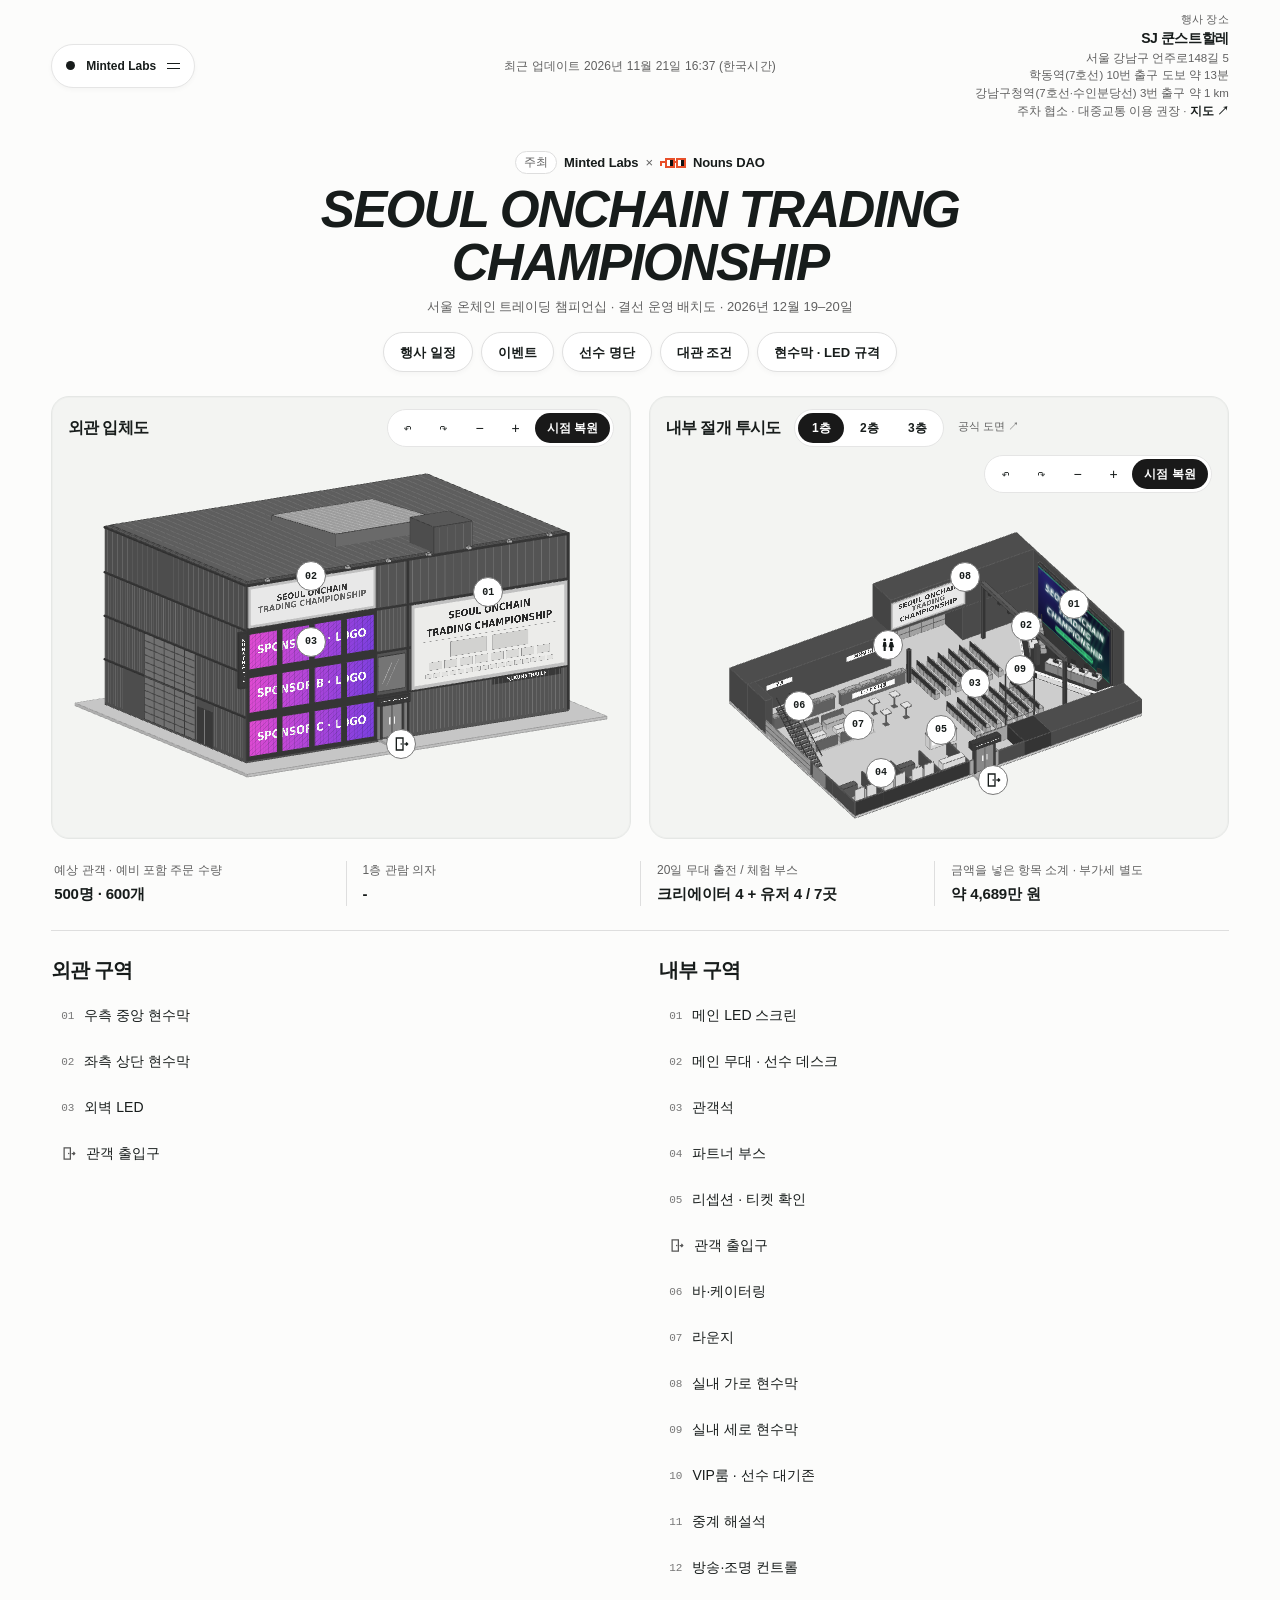
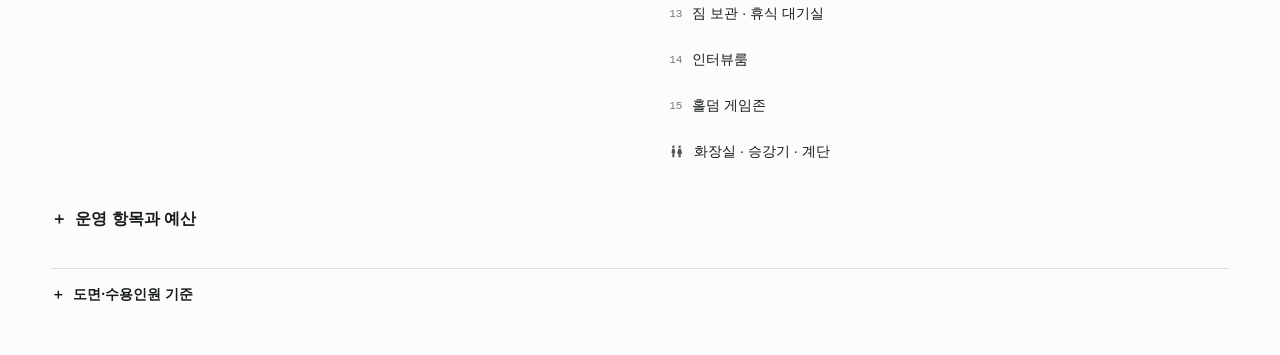
<file: index.html>
<!doctype html>
<html lang="ko">
<head>
<meta charset="utf-8"><meta name="viewport" content="width=device-width, initial-scale=1">
<title>Seoul Onchain Trading Championship · 결선 운영 배치도</title><meta name="description" content="서울 온체인 트레이딩 챔피언십 · 결선 운영 배치도">
<link rel="stylesheet" href="style.css">
<script src="model.js" defer></script><script src="plan.js" defer></script>
</head><body>
<header><details id="menu"><summary class="menupill" aria-label="Minted Labs · 목차">Minted Labs<span class="hamb" aria-hidden="true"></span></summary>
<nav aria-label="목차"><a href="#plans">입체 도면</a><a href="#budget">운영 항목</a><a href="#areas">구역별 정보</a><a href="#basis">도면 기준</a><a href="#schedule" data-open="schedule">행사 일정</a><a href="#events" data-open="events">이벤트</a><a href="#players" data-open="players">선수 명단</a><a href="#terms" data-open="terms">대관 조건</a><a href="#signs" data-open="signs">현수막 · LED 규격</a></nav></details><p class="updated">최근 업데이트 2026년 11월 21일 16:37 (한국시간)</p><address class="venue" aria-label="행사 장소"><small>행사 장소</small><strong>SJ 쿤스트할레</strong><span>서울 강남구 언주로148길 5</span><span>학동역(7호선) 10번 출구 도보 약 13분</span><span>강남구청역(7호선·수인분당선) 3번 출구 약 1 km</span><span>주차 협소 · 대중교통 이용 권장 · <a href="https://map.naver.com/p/search/SJ%EC%BF%A4%EC%8A%A4%ED%8A%B8%ED%95%A0%EB%A0%88" target="_blank" rel="noopener">지도 ↗</a></span></address></header>
<main><div class="heading"><p class="hosts"><span>주최</span>Minted Labs <i aria-hidden="true">×</i> <svg class="noggles" viewBox="0 0 16 6" aria-hidden="true"><path fill="#e8502a" d="M3 0h6v6H3zM10 0h6v6h-6zM9 2h1v1H9zM0 2h3v1H1v2H0z"/><path fill="#fff" d="M4 1h2v4H4zM11 1h2v4h-2z"/><path fill="#111" d="M6 1h2v4H6zM13 1h2v4h-2z"/></svg>Nouns DAO</p><h1>Seoul Onchain Trading <span>Championship</span></h1><p>서울 온체인 트레이딩 챔피언십 · 결선 운영 배치도 · 2026년 12월 19–20일</p><div class="tabs"><button type="button" class="tabpill" data-open="schedule">행사 일정</button><button type="button" class="tabpill" data-open="events">이벤트</button><button type="button" class="tabpill" data-open="players">선수 명단</button><button type="button" class="tabpill" data-open="terms">대관 조건</button><button type="button" class="tabpill" data-open="signs">현수막 · LED 규격</button></div></div>
<section id="plans" class="paired" aria-label="외관과 내부 입체도"></section>
<div class="metrics"><div class="metric"><small>예상 관객 · 예비 포함 주문 수량</small><span>500명 · 600개</span></div><div class="metric"><small>1층 관람 의자</small><span>-</span></div><div class="metric"><small>20일 무대 출전 / 체험 부스</small><span>크리에이터 4 + 유저 4 / 7곳</span></div><div class="metric"><small>금액을 넣은 항목 소계 · 부가세 별도</small><span>약 4,689만 원</span></div></div>
<section id="areas" class="indexes" aria-label="구역별 정보"></section>
<section class="ledger"><details id="budget"><summary>운영 항목과 예산</summary>
<p>12월 19–20일 48시간 대관 안에서 설치, 19일 현장 모의 매매 4회와 무대 결선, 20일 크리에이터전과 팀전, 철거를 진행하는 안입니다. 관객 500명, 예비 포함 600명을 기준으로 수량을 잡았습니다. 금액은 모두 부가세 별도입니다. 대관·LED는 받은 금액이고 케이터링은 확정 전 단가입니다. ‘약’으로 표시한 금액은 일반적인 단가로 잡은 추정치이며, 견적이 필요한 항목은 -로 두었습니다. 주최팀이 참가자 모집과 현장 운영을 총괄하고, 플랫폼은 모의 거래 계정과 실시간 순위 화면을 제공합니다.</p>
<table><thead><tr><th scope="col">항목</th><th scope="col">수량</th><th scope="col">단가</th><th scope="col">금액 (부가세 별도)</th></tr></thead><tbody><tr><th scope="row">MC</th><td>1명 × 2일</td><td>-</td><td>-</td></tr><tr><th scope="row">안내 스태프</th><td>3명 × 2일</td><td>130,000원</td><td>약 780,000원</td></tr><tr><th scope="row">전광판·중계 담당</th><td>1명 × 2일</td><td>-</td><td>-</td></tr><tr><th scope="row">부스 배너</th><td>14개</td><td>40,000원</td><td>약 560,000원</td></tr><tr><th scope="row">우측 중앙 현수막<small>11,820 × 5,680 mm · 출력과 고소 설치</small></th><td>1개</td><td>-</td><td>약 1,500,000원</td></tr><tr><th scope="row">좌측 상단 현수막<small>선택 · 9,700 × 2,800 mm · 출력과 고소 설치</small></th><td>1개</td><td>-</td><td>약 600,000원</td></tr><tr><th scope="row">실내 현수막<small>선택 · 가로형 6,300 × 2,380 mm, 세로형 2,430 × 5,540 mm</small></th><td>2개</td><td>250,000원</td><td>약 500,000원</td></tr><tr><th scope="row">대관 · 실내 메인 LED<small>12월 19–20일 · 설치와 철수 시간 포함</small></th><td>48시간</td><td>-</td><td>30,000,000원</td></tr><tr><th scope="row">케이터링<small>드호 케이터링 · 확정 아님 · <a href="catering-menu.pdf" target="_blank" rel="noopener">메뉴 PDF ↗</a></small></th><td>19일 150인분 + 20일 200인분</td><td>25,000원</td><td>8,750,000원</td></tr><tr><th scope="row">추가 음식 · 피자·치킨 배달<small>케이터링이 모자랄 때만 현장 주문</small></th><td>필요 시</td><td>-</td><td>-</td></tr><tr><th scope="row">케이터링 출장 · 세팅</th><td>2회</td><td>-</td><td>-</td></tr><tr><th scope="row">선수 PC·모니터·주변기기<small>웹캠 포함 · 19일 무대 결선과 20일 팀전은 8석, 크리에이터전은 4석 사용 · 20일 밤 철수</small></th><td>선수 8세트 + 예비 2세트 × 2일</td><td>100,000원</td><td>약 2,000,000원</td></tr><tr><th scope="row">유선망·백업 회선·전력</th><td>1식 × 2일</td><td>-</td><td>-</td></tr><tr><th scope="row">중계 장비·기술 보조</th><td>단일 채널 · 19–20일</td><td>-</td><td>-</td></tr><tr><th scope="row">무대·음향·조명<small>기본 음향 · 무선 마이크 4대 · 기본 무대 6,000 × 2,000 × 500 mm 무료 · LED 조명은 별도 옵션</small></th><td>1식 × 2일</td><td>-</td><td>-</td></tr><tr><th scope="row">의자 추가 임대<small>대관처 보유 의자 114개 무료 · 관람 112석과 선수·운영석 13석 기준</small></th><td>11석 × 2일</td><td>4,000원</td><td>약 88,000원</td></tr><tr><th scope="row">부스 집기·공용 전기<small>테이블은 대관처 행사 테이블 사용 · 전기와 추가 집기만 견적</small></th><td>7개 부스 × 2일</td><td>-</td><td>-</td></tr><tr><th scope="row">행사 안전 요원</th><td>3명 × 2일</td><td>180,000원</td><td>약 1,080,000원</td></tr><tr><th scope="row">반입·철거·운송·청소<small>원상 복구 포함 · 종량제·분리수거 봉투 별도 구매</small></th><td>1회</td><td>-</td><td>-</td></tr><tr><th scope="row">입장 팔찌<small>500명 + 예비 100명 · 날짜별 색상 구분</small></th><td>600개 × 2일</td><td>150원</td><td>약 180,000원</td></tr><tr><th scope="row">이벤트 추첨권 · 추첨함<small>500명 + 예비 100명</small></th><td>600매 × 2일</td><td>-</td><td>약 100,000원</td></tr><tr><th scope="row">명찰 · 랜야드<small>스태프 · 선수 · VIP</small></th><td>100개</td><td>1,500원</td><td>약 150,000원</td></tr><tr><th scope="row">생수</th><td>600병 × 2일</td><td>500원</td><td>약 600,000원</td></tr><tr><th scope="row">안내물·소모품</th><td>1식</td><td>-</td><td>-</td></tr><tr><th scope="row">홀덤 게임존<small>3층 갤러리 추가 대관 · 카지노형 테이블 2대 · 칩 · 딜러 2명 · 무료 칩으로만 진행</small></th><td>1식 × 2일</td><td>-</td><td>-</td></tr><tr><th scope="row">현장 모의 매매 운영<small>휴대폰용 모의 거래 화면 · 500명 동시 접속 · 회차별 모의 토큰 지급 · 플랫폼 제공 범위 확인 필요</small></th><td>4회 + 20일 2경기</td><td>-</td><td>-</td></tr><tr><th scope="row">상품 · 경품<small>팀전 유저 상품 · 예측 이벤트 당첨 경품 · 크리에이터 상금은 미정</small></th><td>1식</td><td>-</td><td>-</td></tr><tr><th scope="row">심판·경기 진행 지원<small>19일 무대 결선 4회 · 20일 크리에이터전·팀전</small></th><td>1팀 × 2일</td><td>-</td><td>-</td></tr></tbody><tfoot><tr><th scope="row" colspan="3">금액을 넣은 항목 소계<small>견적이 필요한 항목은 빠져 있습니다</small></th><td>약 46,888,000원</td></tr><tr><th scope="row" colspan="3">예비비</th><td>-</td></tr><tr><th scope="row" colspan="3">행사 총예산</th><td>-</td></tr></tfoot></table></details></section>
<details id="basis" class="notes"><summary>도면·수용인원 기준</summary><p>건물 크기와 층별 구성은 행사장의 공식 도면을 따랐습니다. 정면 24.38 m, 깊이 17.07 m이고 층고는 1–3층 각 2.89 m, 4층 3.04 m입니다. 동쪽 벽의 10 × 5 m LED 스크린과 바 카운터는 기존 시설입니다. 내부 입체도는 1·2·3층을 각각 바닥에서 1.2 m 높이로 잘라 그렸습니다.</p><p>대관 안내서는 1층을 약 500명 규모로 안내하고, 서울컨벤션뷰로의 1층 기준은 극장식 400명, 세미나식 300명, 연회식 200명입니다. 관객 500명(예비 포함 600명)은 의자 112석과 스탠딩, 2층 관람을 합친 계획 인원이며, 동시에 받을 수 있는 인원은 대관처 승인이 필요합니다. 관람 의자 112석·선수석 8개·무대·조명 트러스·부스 7곳·VIP룸·선수 대기존·방송·조명 컨트롤·해설석은 제안 배치이며, 통로와 음식 반입을 포함한 최종안은 대관처와 확인해야 합니다.</p>
<p><a href="https://www.sjkunsthalle.com/_files/ugd/f9390f_e8d3d3e585f7497288ba45912c586fef.pdf#page=3" target="_blank" rel="noopener">공식 층별 도면 ↗</a> · <a href="https://kr.miceseoul.com/kor/pgm/smaMng/miceVenueView.do?menuNo=800010&amp;smaSn=335&amp;fcltySn=314&amp;langCodeId=ko" target="_blank" rel="noopener">시설별 수용인원 ↗</a></p></details>
<dialog id="schedule" class="layer" aria-labelledby="schedule-title"><div class="layerhead"><div><h2 id="schedule-title">행사 일정</h2><p>2026년 12월 19일 12:00–22:00 · 20일 12:00–20:00 · 한국시간</p></div><button type="button" class="layerclose" data-close aria-label="닫기">×</button></div><div class="layerbody"><div class="days"><section><h3>12월 19일 (토)<span>현장 모의 매매 4회 · 회차마다 상위 8명 무대 결선 · 행사 12:00–22:00 (무대 20:00까지)</span></h3><table class="timeline"><tbody><tr class="prep"><th scope="row">05:00–10:00</th><td>장비 반입 · 설치 (무대, 선수석, 조명, 중계, 부스)</td></tr><tr class="prep"><th scope="row">10:00–11:30</th><td>기술 점검 · 리허설 (선수 PC, 회선, 중계 화면, 투표·모바일 화면)</td></tr><tr class="prep"><th scope="row">11:30–12:00</th><td>케이터링 · 부스 · 리셉션 준비</td></tr><tr><th scope="row">12:00–13:00</th><td>입장 · 체크인 · 1회차 모의 토큰 지급 · 1회차 매매 60분 (현장 참석자만, 휴대폰) · 스크린에 실시간 순위 · 부스와 라운지 운영</td></tr><tr><th scope="row">13:00–13:30</th><td>오프닝 · 프로젝트 소개 · 패널 토크 · 1회차 상위 8명 호명과 현장 확인 · 예측 투표 ①</td></tr><tr><th scope="row">13:30–14:00</th><td>1회차 무대 결선 · 상위 8명, 무대 8석, 15분 · 1위는 20일 팀전 진출</td></tr><tr><th scope="row">14:00–15:00</th><td>2회차 모의 토큰 지급 · 2회차 매매 60분 (현장 참석자만, 휴대폰) · 스크린에 실시간 순위 · 부스와 라운지 운영</td></tr><tr><th scope="row">15:00–15:30</th><td>프로젝트 소개 · 패널 토크 · 2회차 상위 8명 호명과 현장 확인 · 예측 투표 ②</td></tr><tr><th scope="row">15:30–16:00</th><td>2회차 무대 결선 · 상위 8명, 무대 8석, 15분 · 1위는 20일 팀전 진출</td></tr><tr><th scope="row">16:00–17:00</th><td>3회차 모의 토큰 지급 · 3회차 매매 60분 (현장 참석자만, 휴대폰) · 스크린에 실시간 순위 · 부스와 라운지 운영</td></tr><tr><th scope="row">17:00–17:30</th><td>프로젝트 소개 · 패널 토크 · 3회차 상위 8명 호명과 현장 확인 · 예측 투표 ③</td></tr><tr><th scope="row">17:30–18:00</th><td>3회차 무대 결선 · 상위 8명, 무대 8석, 15분 · 1위는 20일 팀전 진출</td></tr><tr><th scope="row">18:00–19:00</th><td>4회차 모의 토큰 지급 · 4회차 매매 60분 (현장 참석자만, 휴대폰) · 스크린에 실시간 순위 · 부스와 라운지 운영</td></tr><tr><th scope="row">19:00–19:30</th><td>프로젝트 소개 · 패널 토크 · 4회차 상위 8명 호명과 현장 확인 · 예측 투표 ④</td></tr><tr><th scope="row">19:30–20:00</th><td>4회차 무대 결선 · 상위 8명, 무대 8석, 15분 · 1위는 20일 팀전 진출 · 1위 4명 확정 · 무대 프로그램 종료</td></tr><tr><th scope="row">20:00–22:00</th><td>네트워킹 · 자유 시간 · 라운지와 바 운영 · 22:00 폐장</td></tr><tr class="prep"><th scope="row">22:00–23:00</th><td>관객 퇴장 · 20일 경기 점검 (선수석·중계 장비는 그대로 둠)</td></tr></tbody></table></section><section><h3>12월 20일 (일)<span>1부 크리에이터전 · 2부 크리에이터 + 유저 팀전 · 행사 12:00–20:00</span></h3><table class="timeline"><tbody><tr class="prep"><th scope="row">09:30–11:00</th><td>공간 점검 · 선수 PC·회선 재점검</td></tr><tr class="prep"><th scope="row">11:00–12:00</th><td>리허설 · 케이터링 · 리셉션 준비</td></tr><tr><th scope="row">12:00–13:00</th><td>입장 · 부스와 라운지 운영 · 케이터링 시작 · 19일 하이라이트 상영</td></tr><tr><th scope="row">13:00–13:30</th><td>오프닝 · 크리에이터 4명과 19일 1위 4명 소개 · 예측 투표 ⑤ (크리에이터전 1위)</td></tr><tr><th scope="row">13:30–14:00</th><td>프로젝트 소개 · 패널 토크</td></tr><tr><th scope="row">14:00–15:00</th><td>1부 크리에이터전 · 크리에이터 4명끼리, 무대 4석, 경기 30분 · 결과와 인터뷰 · 상금 미정</td></tr><tr><th scope="row">15:00–15:30</th><td>프로젝트 소개 · 패널 토크</td></tr><tr><th scope="row">15:30–16:00</th><td>팀 구성 · 19일 1위 4명이 크리에이터와 한 팀씩 · 팀 소개 · 예측 투표 ⑥ (팀전 1위 팀)</td></tr><tr><th scope="row">16:00–17:00</th><td>2부 팀전 · 크리에이터 + 유저 4팀, 무대 8석, 경기 30분 · 상품은 유저에게만</td></tr><tr><th scope="row">17:00–17:30</th><td>결과 검증 · 팀 인터뷰 (3층 인터뷰룸) · 예측 점수 집계</td></tr><tr><th scope="row">17:30–18:00</th><td>예측 이벤트 당첨자 발표 · 현장에 있어야 당첨 확정</td></tr><tr><th scope="row">18:00–18:30</th><td>시상 · 팀전 우승 유저, 예측 이벤트 당첨자 · 폐회</td></tr><tr><th scope="row">18:30–20:00</th><td>네트워킹 · 자유 시간 · 20:00 폐장</td></tr><tr class="prep"><th scope="row">20:00–24:00</th><td>관객 퇴장 · 철거 · 장비 반출 · 청소</td></tr><tr class="prep"><th scope="row">24:00</th><td>대관 종료</td></tr></tbody></table><p class="legend"><i></i>설치 · 점검 · 철거 시간</p></section></div><p class="layernote">행사 시간은 19일 12:00–22:00, 20일 12:00–20:00입니다. 19일은 2시간을 한 회차로 네 번 돌립니다. 회차마다 현장 참석자에게 같은 모의 토큰을 지급하고 휴대폰으로 60분 동안 매매한 뒤, 30분 동안 프로젝트 소개와 패널 토크를 하고, 상위 8명이 무대 8석에서 결선을 치릅니다. 상위 8명은 호명할 때 현장에 있어야 하며, 자리에 없으면 다음 순위가 올라갑니다. 회차 결선 1위 4명은 20일 팀전에 나갑니다. 20일은 두 부분입니다. 1부는 크리에이터끼리 겨루고(상금 미정), 2부는 크리에이터와 19일 1위 유저가 한 팀이 되어 4팀이 겨룹니다. 2부 상품은 유저에게만 줍니다. 예측 투표는 19일 네 번, 20일 두 번으로 모두 여섯 번이며, 합산 점수로 이벤트 당첨자를 뽑습니다. 당첨은 발표 때 현장에 있어야 확정됩니다. 무대 결선 15분, 20일 경기 30분, 팀 구성 방식은 제안값입니다. 자세한 규칙은 이벤트 팝업에 있습니다. 모든 거래는 실제 가치가 없는 모의 토큰으로 합니다. 대관은 48시간이며 12월 19일 00:00부터 21일 00:00까지로 가정했습니다. 철거는 20일 20:00 이후 4시간이라 빠듯하므로 철거 인원을 넉넉히 잡습니다. 회색으로 표시한 설치·점검·철거 시간은 제안입니다.</p></div></dialog>
<dialog id="events" class="layer" aria-labelledby="events-title"><div class="layerhead"><div><h2 id="events-title">이벤트</h2><p>현장 모의 매매, 무대 결선, 승부 예측 6회 · 나머지는 미정, 정해지면 채웁니다</p></div><button type="button" class="layerclose" data-close aria-label="닫기">×</button></div><div class="layerbody"><div class="terms"><section class="tbd-sec"><h3>부스 체험 · 7곳<em>미정 · 내용 추가 필요</em></h3><div class="tbd-blank" aria-label="내용 입력 예정"></div><p class="tbd-need">준비할 것 (예상)</p><ul><li>참여 파트너와 부스별 체험 내용</li><li>부스 집기(테이블·배너)·전기·인터넷</li><li>체험용 기기와 계정</li><li>참여 인증 방식(스탬프·QR 등)</li></ul></section><section class="tbd-sec"><h3>무대 프로그램<em>미정 · 내용 추가 필요</em></h3><div class="tbd-blank" aria-label="내용 입력 예정"></div><p class="tbd-need">준비할 것 (예상)</p><ul><li>19일·20일 무대 순서와 시간</li><li>파트너 세션·발표자</li><li>MC 대본과 송출 화면</li><li>마이크·음향·조명 큐</li></ul></section><section class="tbd-sec"><h3>관객 참가 · 현장 모의 매매와 무대 결선<em>진행 안 · 세부 조정 중</em></h3><ul><li><b>참가 자격</b>: 현장 참석자만 참가합니다. 체크인한 팔찌 QR 한 개에 한 계정입니다.</li><li><b>회차</b>: 19일 12:00, 14:00, 16:00, 18:00에 네 번 엽니다. 회차마다 모두에게 같은 모의 토큰을 지급하고 휴대폰으로 60분 동안 매매해 수익률로 순위를 매깁니다. 잔고는 회차마다 새로 시작합니다.</li><li><b>중간 30분</b>: 매매가 끝나고 무대에 오르기 전 30분 동안 프로젝트 소개와 패널 토크를 합니다. 이때 상위 8명을 부르고 예측 투표를 받습니다.</li><li><b>무대 결선</b>: 회차 상위 8명이 무대 8석에서 15분 동안 겨룹니다. 호명할 때 현장에 있어야 하며, 호명 뒤 5분 안에 무대 옆 대기석에 오지 않으면 다음 순위가 올라갑니다(5분은 제안).</li><li><b>1위 4명</b>: 회차 결선 1위는 20일 팀전에 나갑니다. 이미 1위를 한 사람은 다음 회차 결선에서 빠져, 네 회차에서 서로 다른 4명이 나옵니다(제안). 20일에 불참하면 그 회차 2위가 대신합니다(제안).</li><li><b>20일 1부 · 크리에이터전</b>: 크리에이터 4명끼리 먼저 겨룹니다. 크리에이터 상금은 미정입니다.</li><li><b>20일 2부 · 팀전</b>: 크리에이터 1명과 19일 1위 유저 1명이 한 팀이 되어 4팀이 겨룹니다. 상품은 유저에게만 줍니다. 팀 순위는 두 사람 수익률의 평균으로 매기고, 팀은 19일 1위가 회차 순서대로 크리에이터를 지명해 짭니다(둘 다 제안).</li><li><b>규칙</b>: 모의 토큰은 실제 가치가 없고, 살 수 없으며 보내거나 뽑을 수 없습니다. 행사 뒤 사라집니다.</li><li><b>준비할 것</b>: 앱 설치 없이 열리는 휴대폰용 모의 거래 화면(500명 동시 접속), 회차별 토큰 지급과 초기화, 무대 PC의 QR 로그인, 호명과 대기석 운영 담당 2명, 유저 상품.</li></ul></section><section class="tbd-sec"><h3>관객 이벤트 · 승부 예측 6회<em>진행 안 · 점수는 조정 가능</em></h3><ul><li><b>예측 6회</b>: 19일 회차 결선의 1위를 네 번(상위 8명 중에서), 20일 크리에이터전 1위(4명 중에서)와 팀전 1위 팀(4팀 중에서)을 맞힙니다.</li><li><b>점수</b>: 19일은 한 번에 10점, 20일은 한 번에 20점으로 두어 만점은 80점입니다(제안).</li><li><b>투표 방법</b>: 체크인 때 열리는 플레이 카드에서 투표합니다. 팔찌 한 개에 한 표이고 경기 시작 전에 마감합니다. 득표율은 마감 뒤에 메인 스크린에 공개합니다.</li><li><b>당첨자</b>: 여섯 번의 점수를 더해 상위자를 당첨자로 뽑고, 동점이면 추첨합니다(제안). 20일 17:30에 발표합니다.</li><li><b>현장 확인</b>: 발표 때 현장에 있어야 당첨이 확정됩니다. 자리에 없으면 다음 순위로 넘어갑니다.</li><li><b>보상</b>: 참가비와 판돈이 없고, 점수는 살 수 없으며 돈으로 바뀌지 않습니다. 경품 종류와 지급 방식은 사전에 법률 검토를 받습니다.</li><li><b>준비할 것</b>: 플레이 카드 투표·점수 기능, 스크린용 득표율 화면, 운영 담당 1명, 당첨 경품.</li></ul></section><section class="tbd-sec"><h3>홀덤 게임존<em>미정 · 내용 추가 필요</em></h3><div class="tbd-blank" aria-label="내용 입력 예정"></div><p class="tbd-need">준비할 것 (예상)</p><ul><li>운영 방식(토너먼트·자유 게임)과 참가 방법</li><li>카지노형 테이블 2대·칩·카드·딜러 2명</li><li>순위 집계와 경품</li><li>무료 칩만 사용 · 경품 지급 법률 검토</li></ul></section><section class="tbd-sec"><h3>시상<em>미정 · 내용 추가 필요</em></h3><div class="tbd-blank" aria-label="내용 입력 예정"></div><p class="tbd-need">준비할 것 (예상)</p><ul><li>시상 부문과 순위</li><li>상금·트로피·인증서</li><li>시상자와 무대 동선</li><li>지급 조건과 일정</li></ul></section><section class="tbd-sec"><h3>기타<em>미정 · 내용 추가 필요</em></h3><div class="tbd-blank" aria-label="내용 입력 예정"></div><p class="tbd-need">준비할 것 (예상)</p><ul><li>포토존·굿즈</li><li>촬영·콘텐츠 제작</li><li>네트워킹 프로그램</li></ul></section></div><p class="layernote">승부 예측 투표와 관객 참가 프로그램은 진행 안이며 점수, 횟수, 시간은 조정할 수 있습니다. 나머지 이벤트는 아직 정해지지 않았습니다. 준비할 것을 미리 적어 둔 목록이며, 정해지는 대로 각 칸을 채웁니다.</p></div></dialog>
<dialog id="players" class="layer" aria-labelledby="players-title"><div class="layerhead"><div><h2 id="players-title">선수 명단</h2><p>19일 현장 선발 4명 · 초청 크리에이터 4명 · 패널</p></div><button type="button" class="layerclose" data-close aria-label="닫기">×</button></div><div class="layerbody"><table class="roster"><thead><tr><th scope="col">번호</th><th scope="col">이름</th><th scope="col">상태</th></tr></thead><tbody><tr class="grp"><th scope="rowgroup" colspan="3">19일 회차 1위 · 20일 팀전 진출<em>4명 · 19일 현장 선발</em></th></tr><tr><td class="seat">1회차</td><th scope="row"><span class="blank"></span></th><td class="tbd">19일 13:30 무대 결선 1위</td></tr><tr><td class="seat">2회차</td><th scope="row"><span class="blank"></span></th><td class="tbd">19일 15:30 무대 결선 1위</td></tr><tr><td class="seat">3회차</td><th scope="row"><span class="blank"></span></th><td class="tbd">19일 17:30 무대 결선 1위</td></tr><tr><td class="seat">4회차</td><th scope="row"><span class="blank"></span></th><td class="tbd">19일 19:30 무대 결선 1위</td></tr></tbody><tbody><tr class="grp"><th scope="rowgroup" colspan="3">초청 크리에이터 · 20일 크리에이터전과 팀전<em>20일만 참석 · 4명 예정 · 상금 미정</em></th></tr><tr><td class="seat">01</td><th scope="row">자두두</th><td class="tbd">명단 추가</td></tr><tr><td class="seat">02</td><th scope="row"><span class="blank"></span></th><td class="tbd">추가 예정</td></tr><tr><td class="seat">03</td><th scope="row"><span class="blank"></span></th><td class="tbd">추가 예정</td></tr><tr><td class="seat">04</td><th scope="row"><span class="blank"></span></th><td class="tbd">추가 예정</td></tr></tbody><tbody><tr class="grp"><th scope="rowgroup" colspan="3">패널 · 프로젝트 소개<em>섭외 중</em></th></tr><tr><td class="seat">–</td><th scope="row"><span class="blank"></span></th><td class="tbd">추가 예정</td></tr></tbody></table><p class="layernote">19일에는 현장 참석자 누구나 휴대폰으로 참가하고, 회차마다 상위 8명이 무대 결선에 오릅니다. 회차 결선 1위 4명이 20일에 크리에이터와 팀을 이룹니다. 크리에이터는 20일에만 참석해 1부 크리에이터전과 2부 팀전에 나옵니다. 인원과 명단은 섭외에 따라 조정될 수 있습니다.</p></div></dialog>
<dialog id="banner-layout" class="layer" aria-labelledby="banner-layout-title"><div class="layerhead"><div><h2 id="banner-layout-title">우측 중앙 현수막 · 예상 레이아웃</h2><p>11,820 × 5,680 mm · 행사명과 파트너 등급 배치 시안</p></div><button type="button" class="layerclose" data-close aria-label="닫기">×</button></div><div class="layerbody"><div class="bnr" role="img" aria-label="현수막 시안: 위쪽에 주최와 행사명, 그 아래 1등급 큰 로고 2칸, 2등급 로고 10칸 한 줄, 3등급 작은 로고 여러 칸"><div class="bnr-head"><small>Minted Labs × Nouns DAO</small><b>SEOUL ONCHAIN<br>TRADING CHAMPIONSHIP</b><small>2026.12.19–20 · SJ KUNSTHALLE · SEOUL</small></div><div class="bnr-tier t1"><span>TITLE PARTNER</span><div><i class=""></i><i class=""></i></div></div><div class="bnr-tier t2"><span>PARTNERS</span><div><i class=""></i><i class=""></i><i class=""></i><i class=""></i><i class=""></i><i class=""></i><i class=""></i><i class=""></i><i class=""></i><i class=""></i></div></div><div class="bnr-tier t3"><span>SUPPORTED BY</span><div><i class=""></i><i class=""></i><i class=""></i><i class=""></i><i class=""></i><i class=""></i><i class=""></i><i class=""></i><i class=""></i><i class=""></i><i class=""></i><i class=""></i><i class=""></i><i class=""></i><i class=""></i><i class=""></i><i class=""></i><i class=""></i></div></div></div><table class="timeline specs bnr-spec"><tbody><tr><th scope="row">행사명 구역</th><td>위쪽 약 2,300 mm<small>주최 표기, 행사명 두 줄, 날짜·장소 한 줄</small></td></tr><tr><th scope="row">1등급 · 1–2곳</th><td>로고 칸 각 약 2,800 × 1,100 mm<small>1곳이면 가운데 한 칸을 크게 씁니다</small></td></tr><tr><th scope="row">2등급 · 6–10곳</th><td>로고 칸 각 약 990 × 600 mm<small>한 줄 기준 · 6곳이면 칸을 넓혀 같은 줄에 맞춥니다</small></td></tr><tr><th scope="row">3등급</th><td>로고 칸 각 약 520 × 300 mm<small>한 줄에 18곳 정도 · 더 많으면 두 줄로 늘리고 칸을 줄입니다</small></td></tr></tbody></table><p class="layernote">현수막은 2–3층 높이(지상 약 3.4–9.1 m)에 걸려 길 건너에서 보게 되므로, 3등급 로고는 가까이에서만 읽히는 크기입니다. 3등급이 많아지면 줄을 늘리기보다 실내 파트너월이나 행사 화면에 함께 싣는 편이 읽기 좋습니다. 로고 수와 최종 디자인이 정해지면 칸 크기를 다시 맞춥니다.</p></div></dialog>
<dialog id="stage-drafts" class="layer" aria-labelledby="stage-drafts-title"><div class="layerhead"><div><h2 id="stage-drafts-title">메인 무대 시안 A · B</h2><p>오각형 돌출 무대 · 폭 10 m 안팎 · 높이 0.6 m · 도면은 시안 A 기준</p></div><button type="button" class="layerclose" data-close aria-label="닫기">×</button></div><div class="layerbody"><div class="drafts"><section><h3>시안 A · 사선 모서리를 따라 바깥쪽 객석을 봄 · 현재 도면</h3><div class="plan"><svg viewBox="0 0 704 404" role="img" aria-label="시안 A 평면도: 사선 모서리를 따라 좌우 4석씩 바깥쪽 객석을 향한 데스크"><defs><pattern id="pBh" width="6" height="6" patternUnits="userSpaceOnUse" patternTransform="rotate(45)"><line x1="0" y1="0" x2="0" y2="6" stroke="#c9c9c9" stroke-width="1.4"></line></pattern><marker id="pBt" viewBox="0 0 6 6" refX="3" refY="3" markerWidth="6" markerHeight="6" orient="auto"><path d="M3 0v6" stroke="#555" stroke-width="1.2"></path></marker><marker id="pBa" viewBox="0 0 8 8" refX="7" refY="4" markerWidth="7" markerHeight="7" orient="auto"><path d="M0 0L8 4L0 8z" fill="#2f8f57"></path></marker></defs><rect x="24.0" y="24.0" width="655.6" height="9.7" fill="#e4e4e4"></rect><rect x="24.0" y="33.7" width="54.6" height="268.2" fill="url(#pBh)" stroke="#bdbdbd"></rect><text x="51.3" y="164.8" font-size="11" fill="#777" text-anchor="middle" transform="rotate(-90 51.28 164.80000000000013)">창고 · 대관 제외</text><rect x="614.9" y="33.7" width="64.7" height="338.8" fill="url(#pBh)" stroke="#bdbdbd"></rect><text x="648.8" y="200.0" font-size="11" fill="#777" text-anchor="middle" transform="rotate(-90 648.8000000000001 200)">승강기 · 창고</text><rect x="126.7" y="41.6" width="440.0" height="8.8" fill="#3a3a3a"></rect><text x="346.7" y="47.8" font-size="9" fill="#fff" text-anchor="middle" dominant-baseline="middle">LED 스크린 10 m</text><rect x="140.2" y="335.5" width="18.5" height="18.5" fill="#cfcfcf" stroke="#9a9a9a" stroke-width=".6"></rect><rect x="162.2" y="335.5" width="18.5" height="18.5" fill="#cfcfcf" stroke="#9a9a9a" stroke-width=".6"></rect><rect x="184.2" y="335.5" width="18.5" height="18.5" fill="#cfcfcf" stroke="#9a9a9a" stroke-width=".6"></rect><rect x="206.2" y="335.5" width="18.5" height="18.5" fill="#cfcfcf" stroke="#9a9a9a" stroke-width=".6"></rect><rect x="228.2" y="335.5" width="18.5" height="18.5" fill="#cfcfcf" stroke="#9a9a9a" stroke-width=".6"></rect><rect x="250.2" y="335.5" width="18.5" height="18.5" fill="#cfcfcf" stroke="#9a9a9a" stroke-width=".6"></rect><rect x="272.2" y="335.5" width="18.5" height="18.5" fill="#cfcfcf" stroke="#9a9a9a" stroke-width=".6"></rect><rect x="294.2" y="335.5" width="18.5" height="18.5" fill="#cfcfcf" stroke="#9a9a9a" stroke-width=".6"></rect><rect x="382.2" y="335.5" width="18.5" height="18.5" fill="#cfcfcf" stroke="#9a9a9a" stroke-width=".6"></rect><rect x="404.2" y="335.5" width="18.5" height="18.5" fill="#cfcfcf" stroke="#9a9a9a" stroke-width=".6"></rect><rect x="426.2" y="335.5" width="18.5" height="18.5" fill="#cfcfcf" stroke="#9a9a9a" stroke-width=".6"></rect><rect x="448.2" y="335.5" width="18.5" height="18.5" fill="#cfcfcf" stroke="#9a9a9a" stroke-width=".6"></rect><rect x="470.2" y="335.5" width="18.5" height="18.5" fill="#cfcfcf" stroke="#9a9a9a" stroke-width=".6"></rect><rect x="492.2" y="335.5" width="18.5" height="18.5" fill="#cfcfcf" stroke="#9a9a9a" stroke-width=".6"></rect><rect x="514.2" y="335.5" width="18.5" height="18.5" fill="#cfcfcf" stroke="#9a9a9a" stroke-width=".6"></rect><rect x="536.2" y="335.5" width="18.5" height="18.5" fill="#cfcfcf" stroke="#9a9a9a" stroke-width=".6"></rect><rect x="140.2" y="295.9" width="18.5" height="18.5" fill="#cfcfcf" stroke="#9a9a9a" stroke-width=".6"></rect><rect x="162.2" y="295.9" width="18.5" height="18.5" fill="#cfcfcf" stroke="#9a9a9a" stroke-width=".6"></rect><rect x="184.2" y="295.9" width="18.5" height="18.5" fill="#cfcfcf" stroke="#9a9a9a" stroke-width=".6"></rect><rect x="206.2" y="295.9" width="18.5" height="18.5" fill="#cfcfcf" stroke="#9a9a9a" stroke-width=".6"></rect><rect x="228.2" y="295.9" width="18.5" height="18.5" fill="#cfcfcf" stroke="#9a9a9a" stroke-width=".6"></rect><rect x="250.2" y="295.9" width="18.5" height="18.5" fill="#cfcfcf" stroke="#9a9a9a" stroke-width=".6"></rect><rect x="272.2" y="295.9" width="18.5" height="18.5" fill="#cfcfcf" stroke="#9a9a9a" stroke-width=".6"></rect><rect x="294.2" y="295.9" width="18.5" height="18.5" fill="#cfcfcf" stroke="#9a9a9a" stroke-width=".6"></rect><rect x="382.2" y="295.9" width="18.5" height="18.5" fill="#cfcfcf" stroke="#9a9a9a" stroke-width=".6"></rect><rect x="404.2" y="295.9" width="18.5" height="18.5" fill="#cfcfcf" stroke="#9a9a9a" stroke-width=".6"></rect><rect x="426.2" y="295.9" width="18.5" height="18.5" fill="#cfcfcf" stroke="#9a9a9a" stroke-width=".6"></rect><rect x="448.2" y="295.9" width="18.5" height="18.5" fill="#cfcfcf" stroke="#9a9a9a" stroke-width=".6"></rect><rect x="470.2" y="295.9" width="18.5" height="18.5" fill="#cfcfcf" stroke="#9a9a9a" stroke-width=".6"></rect><rect x="492.2" y="295.9" width="18.5" height="18.5" fill="#cfcfcf" stroke="#9a9a9a" stroke-width=".6"></rect><rect x="514.2" y="295.9" width="18.5" height="18.5" fill="#cfcfcf" stroke="#9a9a9a" stroke-width=".6"></rect><rect x="536.2" y="295.9" width="18.5" height="18.5" fill="#cfcfcf" stroke="#9a9a9a" stroke-width=".6"></rect><text x="226.4" y="369.4" font-size="11" fill="#666" text-anchor="middle">객석 112석 · 앞 두 줄만 표시</text><text x="468.4" y="369.4" font-size="11" fill="#2f8f57" font-weight="600" text-anchor="middle">초록 화살표: 선수가 보는 방향</text><line x1="98.8" y1="239.6" x2="596.0" y2="239.6" stroke="#8a8a8a" stroke-width="2" stroke-dasharray="6 4"></line><rect x="98.8" y="234.3" width="8.8" height="10.6" fill="#555"></rect><rect x="587.2" y="234.3" width="8.8" height="10.6" fill="#555"></rect><text x="543.2" y="253.7" font-size="10.5" fill="#777" text-anchor="middle">조명 트러스 (바닥 지지)</text><polygon points="112.0,52.6 112.0,118.6 325.4,224.2 369.4,224.2 582.8,118.6 582.8,52.6" fill="#2f2f2f" stroke="#f2f2f2" stroke-width="2.2" stroke-linejoin="round"></polygon><polygon points="112.0,52.6 112.0,118.6 325.4,224.2 369.4,224.2 582.8,118.6 582.8,52.6" fill="none" stroke="#2f2f2f" stroke-width=".8"></polygon><rect x="325.4" y="224.2" width="44.0" height="26.4" fill="#e6e6e6" stroke="#9a9a9a"></rect><rect x="85.6" y="63.6" width="26.4" height="44.0" fill="#e6e6e6" stroke="#9a9a9a"></rect><text x="347.4" y="238.7" font-size="10" fill="#555" text-anchor="middle">계단</text><polygon points="142.8,78.6 184.2,99.1 171.6,124.7 130.1,104.3" fill="#e2e2e2" stroke="#777" stroke-width=".8"></polygon><polygon points="135.1,97.6 152.5,106.2 151.3,108.6 134.0,100.0" fill="#222"></polygon><polygon points="167.1,60.9 183.6,69.1 175.4,85.7 158.9,77.5" fill="#9e9e9e" stroke="#555" stroke-width=".6"></polygon><line x1="166.9" y1="82.0" x2="130.8" y2="154.9" stroke="#2f8f57" stroke-width="1.6" marker-end="url(#pBa)"></line><text x="167.0" y="109.2" font-size="10" font-weight="700" fill="#333" text-anchor="middle" dominant-baseline="middle">1</text><polygon points="552.0,78.6 510.6,99.1 523.2,124.7 564.7,104.3" fill="#e2e2e2" stroke="#777" stroke-width=".8"></polygon><polygon points="559.7,97.6 542.3,106.2 543.5,108.6 560.8,100.0" fill="#222"></polygon><polygon points="527.7,60.9 511.2,69.1 519.4,85.7 535.9,77.5" fill="#9e9e9e" stroke="#555" stroke-width=".6"></polygon><line x1="527.9" y1="82.0" x2="564.0" y2="154.9" stroke="#2f8f57" stroke-width="1.6" marker-end="url(#pBa)"></line><text x="527.8" y="109.2" font-size="10" font-weight="700" fill="#333" text-anchor="middle" dominant-baseline="middle">5</text><polygon points="186.2,100.1 227.6,120.6 214.9,146.2 173.5,125.7" fill="#e2e2e2" stroke="#777" stroke-width=".8"></polygon><polygon points="178.5,119.1 195.9,127.7 194.7,130.1 177.3,121.5" fill="#222"></polygon><polygon points="210.4,82.4 227.0,90.6 218.8,107.1 202.2,98.9" fill="#9e9e9e" stroke="#555" stroke-width=".6"></polygon><line x1="210.3" y1="103.4" x2="174.2" y2="176.4" stroke="#2f8f57" stroke-width="1.6" marker-end="url(#pBa)"></line><text x="210.4" y="130.7" font-size="10" font-weight="700" fill="#333" text-anchor="middle" dominant-baseline="middle">2</text><polygon points="508.6,100.1 467.2,120.6 479.9,146.2 521.3,125.7" fill="#e2e2e2" stroke="#777" stroke-width=".8"></polygon><polygon points="516.3,119.1 498.9,127.7 500.1,130.1 517.5,121.5" fill="#222"></polygon><polygon points="484.4,82.4 467.8,90.6 476.0,107.1 492.6,98.9" fill="#9e9e9e" stroke="#555" stroke-width=".6"></polygon><line x1="484.5" y1="103.4" x2="520.6" y2="176.4" stroke="#2f8f57" stroke-width="1.6" marker-end="url(#pBa)"></line><text x="484.4" y="130.7" font-size="10" font-weight="700" fill="#333" text-anchor="middle" dominant-baseline="middle">6</text><polygon points="229.6,121.6 271.0,142.0 258.3,167.7 216.9,147.2" fill="#e2e2e2" stroke="#777" stroke-width=".8"></polygon><polygon points="221.9,140.6 239.2,149.2 238.1,151.5 220.7,142.9" fill="#222"></polygon><polygon points="253.8,103.8 270.4,112.0 262.2,128.6 245.6,120.4" fill="#9e9e9e" stroke="#555" stroke-width=".6"></polygon><line x1="253.7" y1="124.9" x2="217.6" y2="197.9" stroke="#2f8f57" stroke-width="1.6" marker-end="url(#pBa)"></line><text x="253.8" y="152.1" font-size="10" font-weight="700" fill="#333" text-anchor="middle" dominant-baseline="middle">3</text><polygon points="465.2,121.6 423.8,142.0 436.5,167.7 477.9,147.2" fill="#e2e2e2" stroke="#777" stroke-width=".8"></polygon><polygon points="472.9,140.6 455.6,149.2 456.7,151.5 474.1,142.9" fill="#222"></polygon><polygon points="441.0,103.8 424.4,112.0 432.6,128.6 449.2,120.4" fill="#9e9e9e" stroke="#555" stroke-width=".6"></polygon><line x1="441.1" y1="124.9" x2="477.2" y2="197.9" stroke="#2f8f57" stroke-width="1.6" marker-end="url(#pBa)"></line><text x="441.0" y="152.1" font-size="10" font-weight="700" fill="#333" text-anchor="middle" dominant-baseline="middle">7</text><polygon points="273.0,143.0 314.4,163.5 301.7,189.1 260.3,168.7" fill="#e2e2e2" stroke="#777" stroke-width=".8"></polygon><polygon points="265.3,162.0 282.6,170.6 281.5,173.0 264.1,164.4" fill="#222"></polygon><polygon points="297.2,125.3 313.8,133.5 305.6,150.1 289.0,141.9" fill="#9e9e9e" stroke="#555" stroke-width=".6"></polygon><line x1="297.1" y1="146.4" x2="261.0" y2="219.3" stroke="#2f8f57" stroke-width="1.6" marker-end="url(#pBa)"></line><text x="297.2" y="173.6" font-size="10" font-weight="700" fill="#333" text-anchor="middle" dominant-baseline="middle">4</text><polygon points="421.8,143.0 380.4,163.5 393.1,189.1 434.5,168.7" fill="#e2e2e2" stroke="#777" stroke-width=".8"></polygon><polygon points="429.5,162.0 412.2,170.6 413.3,173.0 430.7,164.4" fill="#222"></polygon><polygon points="397.6,125.3 381.0,133.5 389.2,150.1 405.8,141.9" fill="#9e9e9e" stroke="#555" stroke-width=".6"></polygon><line x1="397.7" y1="146.4" x2="433.8" y2="219.3" stroke="#2f8f57" stroke-width="1.6" marker-end="url(#pBa)"></line><text x="397.6" y="173.6" font-size="10" font-weight="700" fill="#333" text-anchor="middle" dominant-baseline="middle">8</text><circle cx="347.40000000000003" cy="191.20000000000005" r="11" fill="#fff" stroke="#222" stroke-width="1.5"></circle><text x="347.4" y="191.2" font-size="8" font-weight="700" fill="#222" text-anchor="middle" dominant-baseline="middle">MC</text><line x1="112.0" y1="28.4" x2="582.8" y2="28.4" stroke="#555" stroke-width="1" marker-start="url(#pBt)" marker-end="url(#pBt)"></line><text x="233.0" y="23.1" font-size="11" font-weight="600" fill="#333" text-anchor="middle" paint-order="stroke" stroke="#fff" stroke-width="3">무대 폭 10.70 m</text><line x1="600.4" y1="52.6" x2="600.4" y2="224.2" stroke="#555" stroke-width="1" marker-start="url(#pBt)" marker-end="url(#pBt)"></line><text x="611.4" y="178.0" font-size="11" font-weight="600" fill="#333" text-anchor="middle" paint-order="stroke" stroke="#fff" stroke-width="3">깊이 3.90 m</text><line x1="61.4" y1="52.6" x2="61.4" y2="118.6" stroke="#555" stroke-width="1" marker-start="url(#pBt)" marker-end="url(#pBt)"></line><text x="61.4" y="87.8" font-size="11" font-weight="600" fill="#333" text-anchor="middle" paint-order="stroke" stroke="#fff" stroke-width="3">1.50 m</text><line x1="292.4" y1="224.2" x2="292.4" y2="295.9" stroke="#555" stroke-width="1" marker-start="url(#pBt)" marker-end="url(#pBt)"></line><text x="248.4" y="260.9" font-size="11" font-weight="600" fill="#333" text-anchor="middle" paint-order="stroke" stroke="#fff" stroke-width="3">첫 줄까지 1.63 m</text><text x="347.4" y="98.8" font-size="11" fill="#f2f2f2" text-anchor="middle">무대 높이 0.6 m</text></svg></div><ul class="draftnote"><li>무대 폭 10.70 m. 데스크를 사선 모서리를 따라 한쪽에 4석씩 둡니다.</li><li>선수는 가운데 통로를 등지고 바깥쪽 객석을 봅니다. 같은 쪽 객석은 얼굴 정면, 가운데·반대쪽 객석은 옆얼굴이 보입니다.</li><li>모니터는 얼굴을 가리지 않도록 데스크 바깥쪽 끝에 낮게 둡니다.</li></ul></section><section><h3>시안 B · 뒷줄은 객석, 앞줄은 스크린을 봄</h3><div class="plan"><svg viewBox="0 0 704 404" role="img" aria-label="시안 B 평면도: 양옆을 넓힌 오각형 무대에 좌우 2 × 2 데스크를 객석 쪽으로 30도 틀어 배치"><defs><pattern id="pCh" width="6" height="6" patternUnits="userSpaceOnUse" patternTransform="rotate(45)"><line x1="0" y1="0" x2="0" y2="6" stroke="#c9c9c9" stroke-width="1.4"></line></pattern><marker id="pCt" viewBox="0 0 6 6" refX="3" refY="3" markerWidth="6" markerHeight="6" orient="auto"><path d="M3 0v6" stroke="#555" stroke-width="1.2"></path></marker><marker id="pCa" viewBox="0 0 8 8" refX="7" refY="4" markerWidth="7" markerHeight="7" orient="auto"><path d="M0 0L8 4L0 8z" fill="#2f8f57"></path></marker></defs><rect x="24.0" y="24.0" width="655.6" height="9.7" fill="#e4e4e4"></rect><rect x="24.0" y="33.7" width="54.6" height="268.2" fill="url(#pCh)" stroke="#bdbdbd"></rect><text x="51.3" y="164.8" font-size="11" fill="#777" text-anchor="middle" transform="rotate(-90 51.28 164.80000000000013)">창고 · 대관 제외</text><rect x="614.9" y="33.7" width="64.7" height="338.8" fill="url(#pCh)" stroke="#bdbdbd"></rect><text x="648.8" y="200.0" font-size="11" fill="#777" text-anchor="middle" transform="rotate(-90 648.8000000000001 200)">승강기 · 창고</text><rect x="126.7" y="41.6" width="440.0" height="8.8" fill="#3a3a3a"></rect><text x="346.7" y="47.8" font-size="9" fill="#fff" text-anchor="middle" dominant-baseline="middle">LED 스크린 10 m</text><rect x="140.2" y="335.5" width="18.5" height="18.5" fill="#cfcfcf" stroke="#9a9a9a" stroke-width=".6"></rect><rect x="162.2" y="335.5" width="18.5" height="18.5" fill="#cfcfcf" stroke="#9a9a9a" stroke-width=".6"></rect><rect x="184.2" y="335.5" width="18.5" height="18.5" fill="#cfcfcf" stroke="#9a9a9a" stroke-width=".6"></rect><rect x="206.2" y="335.5" width="18.5" height="18.5" fill="#cfcfcf" stroke="#9a9a9a" stroke-width=".6"></rect><rect x="228.2" y="335.5" width="18.5" height="18.5" fill="#cfcfcf" stroke="#9a9a9a" stroke-width=".6"></rect><rect x="250.2" y="335.5" width="18.5" height="18.5" fill="#cfcfcf" stroke="#9a9a9a" stroke-width=".6"></rect><rect x="272.2" y="335.5" width="18.5" height="18.5" fill="#cfcfcf" stroke="#9a9a9a" stroke-width=".6"></rect><rect x="294.2" y="335.5" width="18.5" height="18.5" fill="#cfcfcf" stroke="#9a9a9a" stroke-width=".6"></rect><rect x="382.2" y="335.5" width="18.5" height="18.5" fill="#cfcfcf" stroke="#9a9a9a" stroke-width=".6"></rect><rect x="404.2" y="335.5" width="18.5" height="18.5" fill="#cfcfcf" stroke="#9a9a9a" stroke-width=".6"></rect><rect x="426.2" y="335.5" width="18.5" height="18.5" fill="#cfcfcf" stroke="#9a9a9a" stroke-width=".6"></rect><rect x="448.2" y="335.5" width="18.5" height="18.5" fill="#cfcfcf" stroke="#9a9a9a" stroke-width=".6"></rect><rect x="470.2" y="335.5" width="18.5" height="18.5" fill="#cfcfcf" stroke="#9a9a9a" stroke-width=".6"></rect><rect x="492.2" y="335.5" width="18.5" height="18.5" fill="#cfcfcf" stroke="#9a9a9a" stroke-width=".6"></rect><rect x="514.2" y="335.5" width="18.5" height="18.5" fill="#cfcfcf" stroke="#9a9a9a" stroke-width=".6"></rect><rect x="536.2" y="335.5" width="18.5" height="18.5" fill="#cfcfcf" stroke="#9a9a9a" stroke-width=".6"></rect><rect x="140.2" y="295.9" width="18.5" height="18.5" fill="#cfcfcf" stroke="#9a9a9a" stroke-width=".6"></rect><rect x="162.2" y="295.9" width="18.5" height="18.5" fill="#cfcfcf" stroke="#9a9a9a" stroke-width=".6"></rect><rect x="184.2" y="295.9" width="18.5" height="18.5" fill="#cfcfcf" stroke="#9a9a9a" stroke-width=".6"></rect><rect x="206.2" y="295.9" width="18.5" height="18.5" fill="#cfcfcf" stroke="#9a9a9a" stroke-width=".6"></rect><rect x="228.2" y="295.9" width="18.5" height="18.5" fill="#cfcfcf" stroke="#9a9a9a" stroke-width=".6"></rect><rect x="250.2" y="295.9" width="18.5" height="18.5" fill="#cfcfcf" stroke="#9a9a9a" stroke-width=".6"></rect><rect x="272.2" y="295.9" width="18.5" height="18.5" fill="#cfcfcf" stroke="#9a9a9a" stroke-width=".6"></rect><rect x="294.2" y="295.9" width="18.5" height="18.5" fill="#cfcfcf" stroke="#9a9a9a" stroke-width=".6"></rect><rect x="382.2" y="295.9" width="18.5" height="18.5" fill="#cfcfcf" stroke="#9a9a9a" stroke-width=".6"></rect><rect x="404.2" y="295.9" width="18.5" height="18.5" fill="#cfcfcf" stroke="#9a9a9a" stroke-width=".6"></rect><rect x="426.2" y="295.9" width="18.5" height="18.5" fill="#cfcfcf" stroke="#9a9a9a" stroke-width=".6"></rect><rect x="448.2" y="295.9" width="18.5" height="18.5" fill="#cfcfcf" stroke="#9a9a9a" stroke-width=".6"></rect><rect x="470.2" y="295.9" width="18.5" height="18.5" fill="#cfcfcf" stroke="#9a9a9a" stroke-width=".6"></rect><rect x="492.2" y="295.9" width="18.5" height="18.5" fill="#cfcfcf" stroke="#9a9a9a" stroke-width=".6"></rect><rect x="514.2" y="295.9" width="18.5" height="18.5" fill="#cfcfcf" stroke="#9a9a9a" stroke-width=".6"></rect><rect x="536.2" y="295.9" width="18.5" height="18.5" fill="#cfcfcf" stroke="#9a9a9a" stroke-width=".6"></rect><text x="226.4" y="369.4" font-size="11" fill="#666" text-anchor="middle">객석 112석 · 앞 두 줄만 표시</text><text x="468.4" y="369.4" font-size="11" fill="#2f8f57" font-weight="600" text-anchor="middle">초록 화살표: 선수가 보는 방향</text><line x1="98.8" y1="239.6" x2="596.0" y2="239.6" stroke="#8a8a8a" stroke-width="2" stroke-dasharray="6 4"></line><rect x="98.8" y="234.3" width="8.8" height="10.6" fill="#555"></rect><rect x="587.2" y="234.3" width="8.8" height="10.6" fill="#555"></rect><text x="543.2" y="253.7" font-size="10.5" fill="#777" text-anchor="middle">조명 트러스 (바닥 지지)</text><polygon points="127.4,52.6 127.4,145.0 325.4,224.2 369.4,224.2 567.4,145.0 567.4,52.6" fill="#2f2f2f" stroke="#f2f2f2" stroke-width="2.2" stroke-linejoin="round"></polygon><polygon points="127.4,52.6 127.4,145.0 325.4,224.2 369.4,224.2 567.4,145.0 567.4,52.6" fill="none" stroke="#2f2f2f" stroke-width=".8"></polygon><rect x="325.4" y="224.2" width="44.0" height="26.4" fill="#e6e6e6" stroke="#9a9a9a"></rect><rect x="101.0" y="63.6" width="26.4" height="44.0" fill="#e6e6e6" stroke="#9a9a9a"></rect><text x="347.4" y="238.7" font-size="10" fill="#555" text-anchor="middle">계단</text><polygon points="164.0,128.8 204.1,105.7 218.4,130.4 178.3,153.5" fill="#e2e2e2" stroke="#777" stroke-width=".8"></polygon><polygon points="175.6,145.7 192.4,136.0 193.7,138.3 176.9,148.0" fill="#222"></polygon><polygon points="162.7,98.8 178.7,89.5 188.0,105.5 172.0,114.8" fill="#9e9e9e" stroke="#555" stroke-width=".6"></polygon><line x1="180.2" y1="110.5" x2="220.9" y2="181.0" stroke="#2f8f57" stroke-width="1.6" marker-end="url(#pCa)"></line><text x="200.7" y="126.7" font-size="10" font-weight="700" fill="#333" text-anchor="middle" dominant-baseline="middle">1</text><polygon points="530.8,128.8 490.7,105.7 476.4,130.4 516.5,153.5" fill="#e2e2e2" stroke="#777" stroke-width=".8"></polygon><polygon points="519.2,145.7 502.4,136.0 501.1,138.3 517.9,148.0" fill="#222"></polygon><polygon points="532.1,98.8 516.1,89.5 506.8,105.5 522.8,114.8" fill="#9e9e9e" stroke="#555" stroke-width=".6"></polygon><line x1="514.6" y1="110.5" x2="473.9" y2="181.0" stroke="#2f8f57" stroke-width="1.6" marker-end="url(#pCa)"></line><text x="494.1" y="126.7" font-size="10" font-weight="700" fill="#333" text-anchor="middle" dominant-baseline="middle">5</text><polygon points="208.0,103.7 248.1,80.6 262.4,105.4 222.3,128.5" fill="#e2e2e2" stroke="#777" stroke-width=".8"></polygon><polygon points="219.6,120.6 236.4,111.0 237.7,113.2 220.9,122.9" fill="#222"></polygon><polygon points="206.7,73.7 222.7,64.5 232.0,80.5 216.0,89.7" fill="#9e9e9e" stroke="#555" stroke-width=".6"></polygon><line x1="224.2" y1="85.5" x2="264.9" y2="156.0" stroke="#2f8f57" stroke-width="1.6" marker-end="url(#pCa)"></line><text x="244.7" y="101.7" font-size="10" font-weight="700" fill="#333" text-anchor="middle" dominant-baseline="middle">2</text><polygon points="486.8,103.7 446.7,80.6 432.4,105.4 472.5,128.5" fill="#e2e2e2" stroke="#777" stroke-width=".8"></polygon><polygon points="475.2,120.6 458.4,111.0 457.1,113.2 473.9,122.9" fill="#222"></polygon><polygon points="488.1,73.7 472.1,64.5 462.8,80.5 478.8,89.7" fill="#9e9e9e" stroke="#555" stroke-width=".6"></polygon><line x1="470.6" y1="85.5" x2="429.9" y2="156.0" stroke="#2f8f57" stroke-width="1.6" marker-end="url(#pCa)"></line><text x="450.1" y="101.7" font-size="10" font-weight="700" fill="#333" text-anchor="middle" dominant-baseline="middle">6</text><polygon points="279.5,148.5 239.5,171.6 225.2,146.8 265.2,123.7" fill="#e2e2e2" stroke="#777" stroke-width=".8"></polygon><polygon points="268.0,131.5 251.2,141.2 249.9,138.9 266.6,129.2" fill="#222"></polygon><polygon points="280.8,178.5 264.8,187.7 255.6,171.7 271.6,162.5" fill="#9e9e9e" stroke="#555" stroke-width=".6"></polygon><line x1="263.4" y1="166.7" x2="222.7" y2="96.2" stroke="#2f8f57" stroke-width="1.6" marker-end="url(#pCa)"></line><text x="242.8" y="155.8" font-size="10" font-weight="700" fill="#333" text-anchor="middle" dominant-baseline="middle">3</text><polygon points="415.3,148.5 455.3,171.6 469.6,146.8 429.6,123.7" fill="#e2e2e2" stroke="#777" stroke-width=".8"></polygon><polygon points="426.8,131.5 443.6,141.2 444.9,138.9 428.2,129.2" fill="#222"></polygon><polygon points="414.0,178.5 430.0,187.7 439.2,171.7 423.2,162.5" fill="#9e9e9e" stroke="#555" stroke-width=".6"></polygon><line x1="431.4" y1="166.7" x2="472.1" y2="96.2" stroke="#2f8f57" stroke-width="1.6" marker-end="url(#pCa)"></line><text x="452.0" y="155.8" font-size="10" font-weight="700" fill="#333" text-anchor="middle" dominant-baseline="middle">7</text><polygon points="323.5,123.0 283.5,146.1 269.2,121.3 309.2,98.2" fill="#e2e2e2" stroke="#777" stroke-width=".8"></polygon><polygon points="312.0,106.0 295.2,115.7 293.9,113.4 310.6,103.7" fill="#222"></polygon><polygon points="324.8,152.9 308.8,162.2 299.6,146.2 315.6,136.9" fill="#9e9e9e" stroke="#555" stroke-width=".6"></polygon><line x1="307.4" y1="141.2" x2="266.7" y2="70.7" stroke="#2f8f57" stroke-width="1.6" marker-end="url(#pCa)"></line><text x="286.8" y="130.3" font-size="10" font-weight="700" fill="#333" text-anchor="middle" dominant-baseline="middle">4</text><polygon points="371.3,123.0 411.3,146.1 425.6,121.3 385.6,98.2" fill="#e2e2e2" stroke="#777" stroke-width=".8"></polygon><polygon points="382.8,106.0 399.6,115.7 400.9,113.4 384.2,103.7" fill="#222"></polygon><polygon points="370.0,152.9 386.0,162.2 395.2,146.2 379.2,136.9" fill="#9e9e9e" stroke="#555" stroke-width=".6"></polygon><line x1="387.4" y1="141.2" x2="428.1" y2="70.7" stroke="#2f8f57" stroke-width="1.6" marker-end="url(#pCa)"></line><text x="408.0" y="130.3" font-size="10" font-weight="700" fill="#333" text-anchor="middle" dominant-baseline="middle">8</text><circle cx="347.40000000000003" cy="191.20000000000005" r="11" fill="#fff" stroke="#222" stroke-width="1.5"></circle><text x="347.4" y="191.2" font-size="8" font-weight="700" fill="#222" text-anchor="middle" dominant-baseline="middle">MC</text><line x1="127.4" y1="28.4" x2="567.4" y2="28.4" stroke="#555" stroke-width="1" marker-start="url(#pCt)" marker-end="url(#pCt)"></line><text x="233.0" y="23.1" font-size="11" font-weight="600" fill="#333" text-anchor="middle" paint-order="stroke" stroke="#fff" stroke-width="3">무대 폭 10.00 m</text><line x1="600.4" y1="52.6" x2="600.4" y2="224.2" stroke="#555" stroke-width="1" marker-start="url(#pCt)" marker-end="url(#pCt)"></line><text x="611.4" y="178.0" font-size="11" font-weight="600" fill="#333" text-anchor="middle" paint-order="stroke" stroke="#fff" stroke-width="3">깊이 3.90 m</text><line x1="61.4" y1="52.6" x2="61.4" y2="145.0" stroke="#555" stroke-width="1" marker-start="url(#pCt)" marker-end="url(#pCt)"></line><text x="61.4" y="101.0" font-size="11" font-weight="600" fill="#333" text-anchor="middle" paint-order="stroke" stroke="#fff" stroke-width="3">2.10 m</text><line x1="292.4" y1="224.2" x2="292.4" y2="295.9" stroke="#555" stroke-width="1" marker-start="url(#pCt)" marker-end="url(#pCt)"></line><text x="248.4" y="260.9" font-size="11" font-weight="600" fill="#333" text-anchor="middle" paint-order="stroke" stroke="#fff" stroke-width="3">첫 줄까지 1.63 m</text><text x="347.4" y="98.8" font-size="11" fill="#f2f2f2" text-anchor="middle">무대 높이 0.6 m</text><line x1="78.6" y1="125.2" x2="127.4" y2="125.2" stroke="#555" stroke-width="1" marker-start="url(#pCt)" marker-end="url(#pCt)"></line><text x="107.4" y="139.3" font-size="11" font-weight="600" fill="#333" text-anchor="middle" paint-order="stroke" stroke="#fff" stroke-width="3">옆 1.11 m</text><line x1="567.4" y1="125.2" x2="614.9" y2="125.2" stroke="#555" stroke-width="1" marker-start="url(#pCt)" marker-end="url(#pCt)"></line><text x="586.8" y="139.3" font-size="11" font-weight="600" fill="#333" text-anchor="middle" paint-order="stroke" stroke="#fff" stroke-width="3">옆 1.08 m</text></svg></div><ul class="draftnote"><li>무대 뒤쪽 폭을 스크린과 같은 10.00 m로 맞춰 양옆에 약 1.1 m씩 남깁니다. 스피커·케이블·통로 자리입니다.</li><li>한쪽에 2 × 2로 놓고 객석 쪽에서 30° 안쪽으로 틉니다. 뒷줄 1·2·5·6번은 객석을 봐서 얼굴이 보입니다.</li><li>앞줄 3·4·7·8번은 스크린을 봐서 관객에게 뒷모습·옆모습과 모니터 화면이 보입니다.</li><li>가운데 통로가 비어 스크린 한가운데가 가려지지 않고, MC는 앞 꼭짓점에 섭니다.</li></ul></section></div><p class="layernote">두 시안 모두 각진 모양이라 대관처 기본 무대(6 × 2 m)로는 만들 수 없어 제작 무대가 필요합니다. 무대 위 LED 띠와 스커트 출력물을 포함해 견적을 받습니다. 결정되면 도면과 예산에 반영합니다.</p></div></dialog>
<dialog id="screen-layout" class="layer" aria-labelledby="screen-layout-title"><div class="layerhead"><div><h2 id="screen-layout-title">메인 LED 스크린 · 화면 시안</h2><p>10,000 × 5,000 mm · 다섯 화면 순환 · 이름과 수치는 예시</p></div><button type="button" class="layerclose" data-close aria-label="닫기">×</button></div><div class="layerbody"><div class="screens" id="screen-gallery"></div><table class="timeline specs bnr-spec"><tbody><tr><th scope="row">프로필 사진</th><td>순위표 · 비교 · 투표 화면에 사용<small>선수가 등록한 프로필 사진(PFP)을 쓰고, 등록하지 않은 선수는 무대 PC 캠으로 찍은 사진을 씁니다</small></td></tr><tr><th scope="row">선수 캠</th><td>데스크 모니터마다 웹캠 1대 · 8대<small>경기 중 얼굴을 실시간으로 띄우고, 1위 선수를 크게, 나머지 7명을 옆에 작게 잡습니다</small></td></tr><tr><th scope="row">순위표</th><td>8명 한 화면 · 수익률 순<small>순위 변동 화살표와 진출선을 함께 표시합니다. 4명 경기에서는 줄을 넓혀 같은 틀을 씁니다</small></td></tr><tr><th scope="row">순환</th><td>도면에서는 2.5초마다 바뀜<small>실제 송출에서는 2층 방송·조명 컨트롤이 경기 상황에 맞춰 전환합니다</small></td></tr></tbody></table><p class="layernote">캠 영상과 사진을 스크린에 띄우려면 선수의 촬영·초상 사용 동의를 미리 받아야 합니다. 화면 구성과 색은 시안이며, 스폰서 표기와 최종 디자인이 정해지면 다시 맞춥니다.</p></div></dialog>
<dialog id="led-layout" class="layer" aria-labelledby="led-layout-title"><div class="layerhead"><div><h2 id="led-layout-title">외벽 LED · 송출 시안</h2><p>LED 창 12면 · 4열 × 3단 · 컬러 · 영상 가능 · 세 화면 순환</p></div><button type="button" class="layerclose" data-close aria-label="닫기">×</button></div><div class="layerbody"><div class="ledtypes"><figure><figcaption><b>①</b> 가운데 한 줄</figcaption><div class="ledgrid"><div class="ledrow"><i class=""></i><i class=""></i><i class=""></i><i class=""></i></div><div class="ledrow band"><span>스폰서 로고 · 문구</span></div><div class="ledrow"><i class=""></i><i class=""></i><i class=""></i><i class=""></i></div></div><p>2층 창 4개를 이어 스폰서 로고와 문구를 한 줄로 길게 띄웁니다. 위·아래 단은 패턴이나 행사 색으로 채웁니다.</p></figure><figure><figcaption><b>②</b> 세 줄</figcaption><div class="ledgrid"><div class="ledrow band"><span>스폰서 A · 로고·문구</span></div><div class="ledrow band"><span>스폰서 B · 로고·문구</span></div><div class="ledrow band"><span>스폰서 C · 로고·문구</span></div></div><p>1·2·3층 줄마다 다른 스폰서를 띄웁니다. 흐르는 문구나 영상도 줄 단위로 넣을 수 있습니다.</p></figure><figure><figcaption><b>③</b> 창마다 로고</figcaption><div class="ledgrid"><div class="ledrow"><i class="logo">LOGO</i><i class="logo">LOGO</i><i class="logo">LOGO</i><i class="logo">LOGO</i></div><div class="ledrow"><i class="logo">LOGO</i><i class="logo">LOGO</i><i class="logo">LOGO</i><i class="logo">LOGO</i></div><div class="ledrow"><i class="logo">LOGO</i><i class="logo">LOGO</i><i class="logo">LOGO</i><i class="logo">LOGO</i></div></div><p>창 12개에 로고를 하나씩 띄웁니다. 2등급 파트너가 많을 때 한 번에 보여 주기 좋습니다.</p></figure></div><table class="timeline specs bnr-spec"><tbody><tr><th scope="row">창 하나</th><td>약 2,070 × 2,300 mm<small>대관 안내서 기준 · 12면</small></td></tr><tr><th scope="row">한 줄</th><td>약 9,400 × 2,300 mm<small>창 4개를 잇는 화면 · 창틀이 세로로 3군데 지나감</small></td></tr><tr><th scope="row">순환</th><td>① → ② → ③ 반복<small>도면에서는 1.75초마다 바뀜 · 실제 길이와 순서는 송출물 제작 때 정함</small></td></tr></tbody></table><p class="layernote">창 사이 세로 창틀이 화면을 가르므로, 한 줄 화면에서는 로고나 글자가 창틀에 걸리지 않게 창 4칸 기준으로 배치합니다. 해상도, 파일 형식, 송출 방법은 계약 후 대관처가 메일로 안내합니다.</p></div></dialog>
<dialog id="topbanner-layout" class="layer" aria-labelledby="topbanner-layout-title"><div class="layerhead"><div><h2 id="topbanner-layout-title">좌측 상단 현수막 · 예상 레이아웃</h2><p>9,700 × 2,800 mm · LED 창 위 4층 · 선택</p></div><button type="button" class="layerclose" data-close aria-label="닫기">×</button></div><div class="layerbody"><div class="mock wide" style="aspect-ratio:9700/2800" role="img" aria-label="왼쪽에 행사명과 날짜, 오른쪽에 1등급 파트너 로고 2칸"><div class="m-left"><b>SEOUL ONCHAIN<br>TRADING CHAMPIONSHIP</b><small>2026.12.19–20 · SJ KUNSTHALLE</small></div><div class="m-right"><span>TITLE PARTNER</span><div><i class=""></i><i class=""></i></div></div></div><table class="timeline specs bnr-spec"><tbody><tr><th scope="row">행사명</th><td>왼쪽 약 6,000 mm<small>두 줄 · 날짜와 장소 한 줄</small></td></tr><tr><th scope="row">1등급 파트너</th><td>로고 칸 각 약 1,500 × 1,100 mm<small>오른쪽 · 1곳이면 한 칸을 크게</small></td></tr></tbody></table><p class="layernote">우측 중앙 현수막과 같은 디자인 계열로 맞추고, 4층 높이라 글자는 굵고 크게 씁니다.</p></div></dialog>
<dialog id="hangwide-layout" class="layer" aria-labelledby="hangwide-layout-title"><div class="layerhead"><div><h2 id="hangwide-layout-title">실내 가로 현수막 · 예상 레이아웃</h2><p>6,300 × 2,380 mm · 정문 입장 후 정면 · 선택</p></div><button type="button" class="layerclose" data-close aria-label="닫기">×</button></div><div class="layerbody"><div class="mock" style="aspect-ratio:6300/2380" role="img" aria-label="위에 환영 문구와 행사명, 아래에 1등급 2칸과 2등급 로고 한 줄"><div class="m-top"><small>WELCOME TO</small><b>SEOUL ONCHAIN<br>TRADING CHAMPIONSHIP</b></div><div class="m-tier t1"><div><i class=""></i><i class=""></i></div></div><div class="m-tier t2"><div><i class=""></i><i class=""></i><i class=""></i><i class=""></i><i class=""></i><i class=""></i><i class=""></i><i class=""></i></div></div></div><table class="timeline specs bnr-spec"><tbody><tr><th scope="row">행사명</th><td>위쪽 약 1,100 mm<small>환영 문구 한 줄과 행사명 두 줄</small></td></tr><tr><th scope="row">1등급</th><td>로고 칸 각 약 1,300 × 520 mm<small>1–2곳</small></td></tr><tr><th scope="row">2등급</th><td>로고 칸 각 약 600 × 320 mm<small>6–10곳 · 한 줄</small></td></tr></tbody></table><p class="layernote">입장객이 가까이에서 보는 면이라 2등급 로고까지 읽힙니다. 3등급은 행사 화면이나 파트너월에 싣는 편이 좋습니다.</p></div></dialog>
<dialog id="hangtall-layout" class="layer" aria-labelledby="hangtall-layout-title"><div class="layerhead"><div><h2 id="hangtall-layout-title">실내 세로 현수막 · 예상 레이아웃</h2><p>2,430 × 5,540 mm · LED 스크린 오른쪽 · 선택</p></div><button type="button" class="layerclose" data-close aria-label="닫기">×</button></div><div class="layerbody"><div class="mock tall" style="aspect-ratio:2430/5540" role="img" aria-label="위에서부터 행사명 세로 배치, 이틀 일정, 1등급 파트너 로고"><div class="m-stack"><b>SEOUL<br>ONCHAIN<br>TRADING<br>CHAMPI&shy;ONSHIP</b><small>2026.12.19–20</small></div><div class="m-days"><p><b>12.19 SAT</b>현장 예선 4회<br>12:00–22:00</p><p><b>12.20 SUN</b>크리에이터전 · 팀전<br>12:00–20:00</p></div><div class="m-tier t1v"><span>TITLE PARTNER</span><div><i class=""></i><i class=""></i></div></div></div><table class="timeline specs bnr-spec"><tbody><tr><th scope="row">행사명</th><td>위쪽 약 2,400 mm<small>네 줄로 쌓음</small></td></tr><tr><th scope="row">일정</th><td>가운데 약 1,500 mm<small>날짜별 라운드와 시간</small></td></tr><tr><th scope="row">1등급 파트너</th><td>아래 로고 칸 각 약 1,900 × 700 mm<small>1–2곳</small></td></tr></tbody></table><p class="layernote">무대 옆이라 사진과 영상에 자주 잡히는 면입니다. 로고를 아래쪽에 두면 관객 머리에 가릴 수 있어, 높이는 현장에서 확인합니다.</p></div></dialog>
<dialog id="booth-layout" class="layer" aria-labelledby="booth-layout-title"><div class="layerhead"><div><h2 id="booth-layout-title">파트너 부스 · 예상 레이아웃</h2><p>부스 7곳 · 테이블 1개 + 배너 2개 기준</p></div><button type="button" class="layerclose" data-close aria-label="닫기">×</button></div><div class="layerbody"><div class="boothmock"><figure><figcaption>평면 · 위에서 본 모습</figcaption><svg viewBox="0 0 330 330" role="img" aria-label="부스 평면 예시: 뒤쪽에 배너 2개, 앞쪽에 1,500 × 700 테이블, 앞에 방문객 공간"><rect x="40" y="20" width="230" height="280" fill="#e9efe9" stroke="#9aa59a" stroke-dasharray="5 4"/><rect x="68" y="28" width="80" height="8" fill="#cfcfcf" stroke="#777"/><rect x="162" y="28" width="80" height="8" fill="#cfcfcf" stroke="#777"/><text x="155" y="54" font-size="10" text-anchor="middle" fill="#555">배너 2개 · 각 800 × 1,900</text><rect x="80" y="70" width="150" height="70" fill="#fff" stroke="#555"/><text x="155" y="109" font-size="11" text-anchor="middle" fill="#333">테이블 1,500 × 700</text><circle cx="125" cy="60" r="7" fill="#9e9e9e"/><circle cx="185" cy="60" r="7" fill="#9e9e9e"/><text x="250" y="64" font-size="9.5" fill="#777">담당자</text><text x="155" y="215" font-size="11" text-anchor="middle" fill="#5d7a5d">방문객 체험 공간</text><path d="M155 160v40" stroke="#5d7a5d" stroke-width="1.4" marker-end="url(#bk)"/><defs><marker id="bk" viewBox="0 0 8 8" refX="7" refY="4" markerWidth="7" markerHeight="7" orient="auto"><path d="M0 0L8 4L0 8z" fill="#5d7a5d"/></marker></defs><path d="M40 312h230M40 307v10M270 307v10" stroke="#555"/><text x="155" y="326" font-size="10.5" text-anchor="middle" fill="#333">약 2,300 (1층 칸 기준)</text><path d="M290 20v280M285 20h10M285 300h10" stroke="#555"/><text x="305" y="164" font-size="10.5" text-anchor="middle" fill="#333" transform="rotate(90 305 160)">약 2,800</text><text x="155" y="292" font-size="10" text-anchor="middle" fill="#777">통로 쪽</text></svg></figure><figure><figcaption>정면 · 방문객이 보는 모습</figcaption><div class="boothfront" role="img" aria-label="부스 정면 예시: 뒤에 세로 배너 2개, 앞에 로고를 붙인 테이블 스커트"><div class="bf-banners"><div><b>PARTNER</b><small>LOGO · 제품 · QR</small></div><div><b>체험 안내</b><small>참여 방법 · 경품</small></div></div><div class="bf-table"><span>LOGO</span></div></div></figure></div><table class="timeline specs bnr-spec"><tbody><tr><th scope="row">부스 1–3</th><td>1층 가로 쪽 전시 칸 · 칸마다 약 2,300 × 2,800 mm<small>서쪽 세 칸 · 리셉션에서 라운지로 가는 길목</small></td></tr><tr><th scope="row">부스 4–6</th><td>2층 북쪽 전시실 · 각 약 1,900 × 1,800 mm<small>북쪽 벽을 따라 세 곳 · 유리벽 너머로 무대가 보임</small></td></tr><tr><th scope="row">부스 7</th><td>2층 북쪽 전시실 · 약 2,200 × 1,800 mm<small>계단 앞 · 동쪽 끝은 계단 입구와 여자 화장실 통로라 비워 둠</small></td></tr><tr><th scope="row">집기</th><td>행사 테이블 1,500 × 700 mm 1개 · 배너 2개<small>테이블은 대관처 보유분(20개) 사용 · 배너는 출력, 개당 약 40,000원 추정 · 전기는 부스마다 1구 이상 필요</small></td></tr></tbody></table><p class="layernote">2층 부스는 1.9 m 폭이라 테이블과 배너만 들어가고, 큰 구조물이나 모니터 스탠드는 1층 부스에 두는 편이 좋습니다. 부스 위치와 전기 용량은 대관처와 협의합니다.</p></div></dialog>
<dialog id="terms" class="layer" aria-labelledby="terms-title"><div class="layerhead"><div><h2 id="terms-title">대관 조건</h2><p>SJ 쿤스트할레 대관처 안내 · 2026년 11월 20일 수신</p></div><button type="button" class="layerclose" data-close aria-label="닫기">×</button></div><div class="layerbody"><div class="terms"><section><h3>대관 시간</h3><ul><li>반일 대관을 포함한 모든 대관 계약은 대여 시간 안에 행사장 세팅과 철수 시간을 포함합니다.</li></ul></section><section><h3>기본 제공 · 무료</h3><ul><li>LED 글라스: 내부 흑백 2면(간단한 문자 구현), 외부 컬러 1면(영상·이미지 송출). 구현 방법은 대관 계약 후 메일로 안내됩니다.</li><li>기본 음향(Bose L1 Pro 32)과 무선 마이크 4대</li><li>카페용 테이블과 의자, 약 100석 규모</li><li>기본 무대 가로 6 m × 세로 2 m × 높이 0.5 m, 계단 2개. 사용을 원하면 설치합니다.</li></ul></section><section><h3>별도 옵션</h3><ul><li>LED 스크린 (가로 10 m × 세로 5 m). 이번 대관료 3,000만 원에 포함했습니다.</li><li>무대용 LED 조명 (무빙·컬러)</li></ul></section><section><h3>주차</h3><ul><li>대관 시 무료 주차 3대를 제공합니다. 추가 주차와 세부 사항은 대관처에 문의합니다.</li></ul></section><section><h3>시공 · 원상 복구</h3><ul><li>피스나 나사를 쓰는 시공은 할 수 없습니다. 파손하면 원상 복구해야 합니다.</li><li>행사 종료 후 설치물 제거와 청소까지 마쳐 원래 상태로 복구합니다.</li></ul></section><section><h3>폐기물 · 청소</h3><ul><li>일반 종량제 봉투는 따로 구매해 지정 구역에 배출합니다.</li><li>분리수거는 강남구청 지정 업체를 쓰므로 전용 배출 봉투를 따로 구매해 사용합니다.</li><li>청소는 업체를 지정하거나 직접 진행하고, 복구 후 대관처 확인을 받습니다.</li></ul></section><section><h3>대여 가구 · 보유 수량</h3><ul><li>행사 테이블(접이식) 20개 · 1,500 × 700 × 740 mm</li><li>나무 테이블(사각) 4개 · 1,500 × 780 × 730 mm</li><li>둥근 테이블(회색) 2개 · 1,600 × 600 × 700 mm, 원형 테이블 3개 · 지름 850 × 높이 760 mm</li><li>의자 114개: 접이식 50, 화이트 17, 블랙 16, 팔걸이 20, 레드 6, 그린 5. 바 테이블 의자 6개는 별도</li><li>행사용 무대 1세트 · 6,000 × 2,000 × 500 mm, 계단 2개</li><li><a href="venue-furniture.pdf" target="_blank" rel="noopener">대여 가구 안내서 PDF ↗</a></li></ul></section></div><div class="terms applied"><section><h3>이 계획에 반영한 점</h3><ul><li>도면의 무대는 폭 10.70 m, 깊이 3.90 m의 오각형 제작 무대(시안 A)라 기본 무대(6 × 2 m)로는 만들 수 없어 제작이 필요합니다.</li><li>관람 112석과 선수·운영석 13석을 합치면 의자 125개가 필요합니다. 대관처 보유 114개를 쓰고 모자라는 11석만 추가로 빌립니다.</li><li>부스 7곳과 리셉션 테이블은 대관처 행사 테이블 20개 안에서 해결합니다.</li><li>현수막과 조명 트러스는 피스·나사 없이 설치해야 합니다. 트러스는 지상 지지식으로 잡았고, 현수막 고정 방식은 대관처와 협의합니다.</li><li>설치와 철거는 48시간 대관 안에 넣었습니다. 행사 일정에서 회색으로 표시한 시간대입니다.</li></ul></section></div></div></dialog>
<dialog id="signs" class="layer" aria-labelledby="signs-title"><div class="layerhead"><div><h2 id="signs-title">현수막 · LED 규격</h2><p>SJ 쿤스트할레 실내/옥외 부착물 안내서 기준 · 가로 × 세로</p></div><button type="button" class="layerclose" data-close aria-label="닫기">×</button></div><div class="layerbody"><div class="days"><section><h3>외부<span>건물 정면</span></h3><table class="timeline specs"><tbody><tr><th scope="row">우측 중앙 현수막</th><td>11,820 × 5,680 mm<small>오른쪽 컨테이너 벽 2–3층</small></td></tr><tr><th scope="row">좌측 상단 현수막</th><td>9,700 × 2,800 mm<small>LED 창 위 4층</small></td></tr><tr><th scope="row">출입문 상단 사인</th><td>외측 2,400 × 520 mm<small>내측 2,330 × 465 mm</small></td></tr><tr><th scope="row">외벽 LED 창</th><td>약 2,070 × 2,300 mm × 12면<small>4열 × 3단 · 컬러 · 영상과 이미지 · 대관 시 무료 · 크기는 대관 안내서 기준</small></td></tr></tbody></table></section><section><h3>내부<span>1층 홀</span></h3><table class="timeline specs"><tbody><tr><th scope="row">가로형 현수막</th><td>6,300 × 2,380 mm<small>정문 입장 후 정면 · 북쪽 개러지 도어 위</small></td></tr><tr><th scope="row">세로형 현수막</th><td>2,430 × 5,540 mm<small>LED 스크린 오른쪽 · 승강기 쪽 컨테이너 면</small></td></tr><tr><th scope="row">LED 스크린</th><td>10,000 × 5,000 mm<small>동쪽 벽 고정 · 별도 옵션 (대관료 3,000만 원에 포함)</small></td></tr><tr><th scope="row">LED 글라스</th><td>흑백 2면<small>2층 북쪽 전시실 유리, 3층 갤러리 유리 · 간단한 문자 · 대관 시 무료 · 크기는 대관처 확인</small></td></tr></tbody></table></section></div><p class="layernote">현수막과 사인은 피스·나사 없이 설치해야 하며, 고정 방식은 대관처와 협의합니다. LED 글라스 구현 방법은 대관 계약 후 대관처가 메일로 안내합니다. <a href="venue-signage.pdf" target="_blank" rel="noopener">부착물 안내서 PDF ↗</a></p></div></dialog>
</main></body></html>
</file>
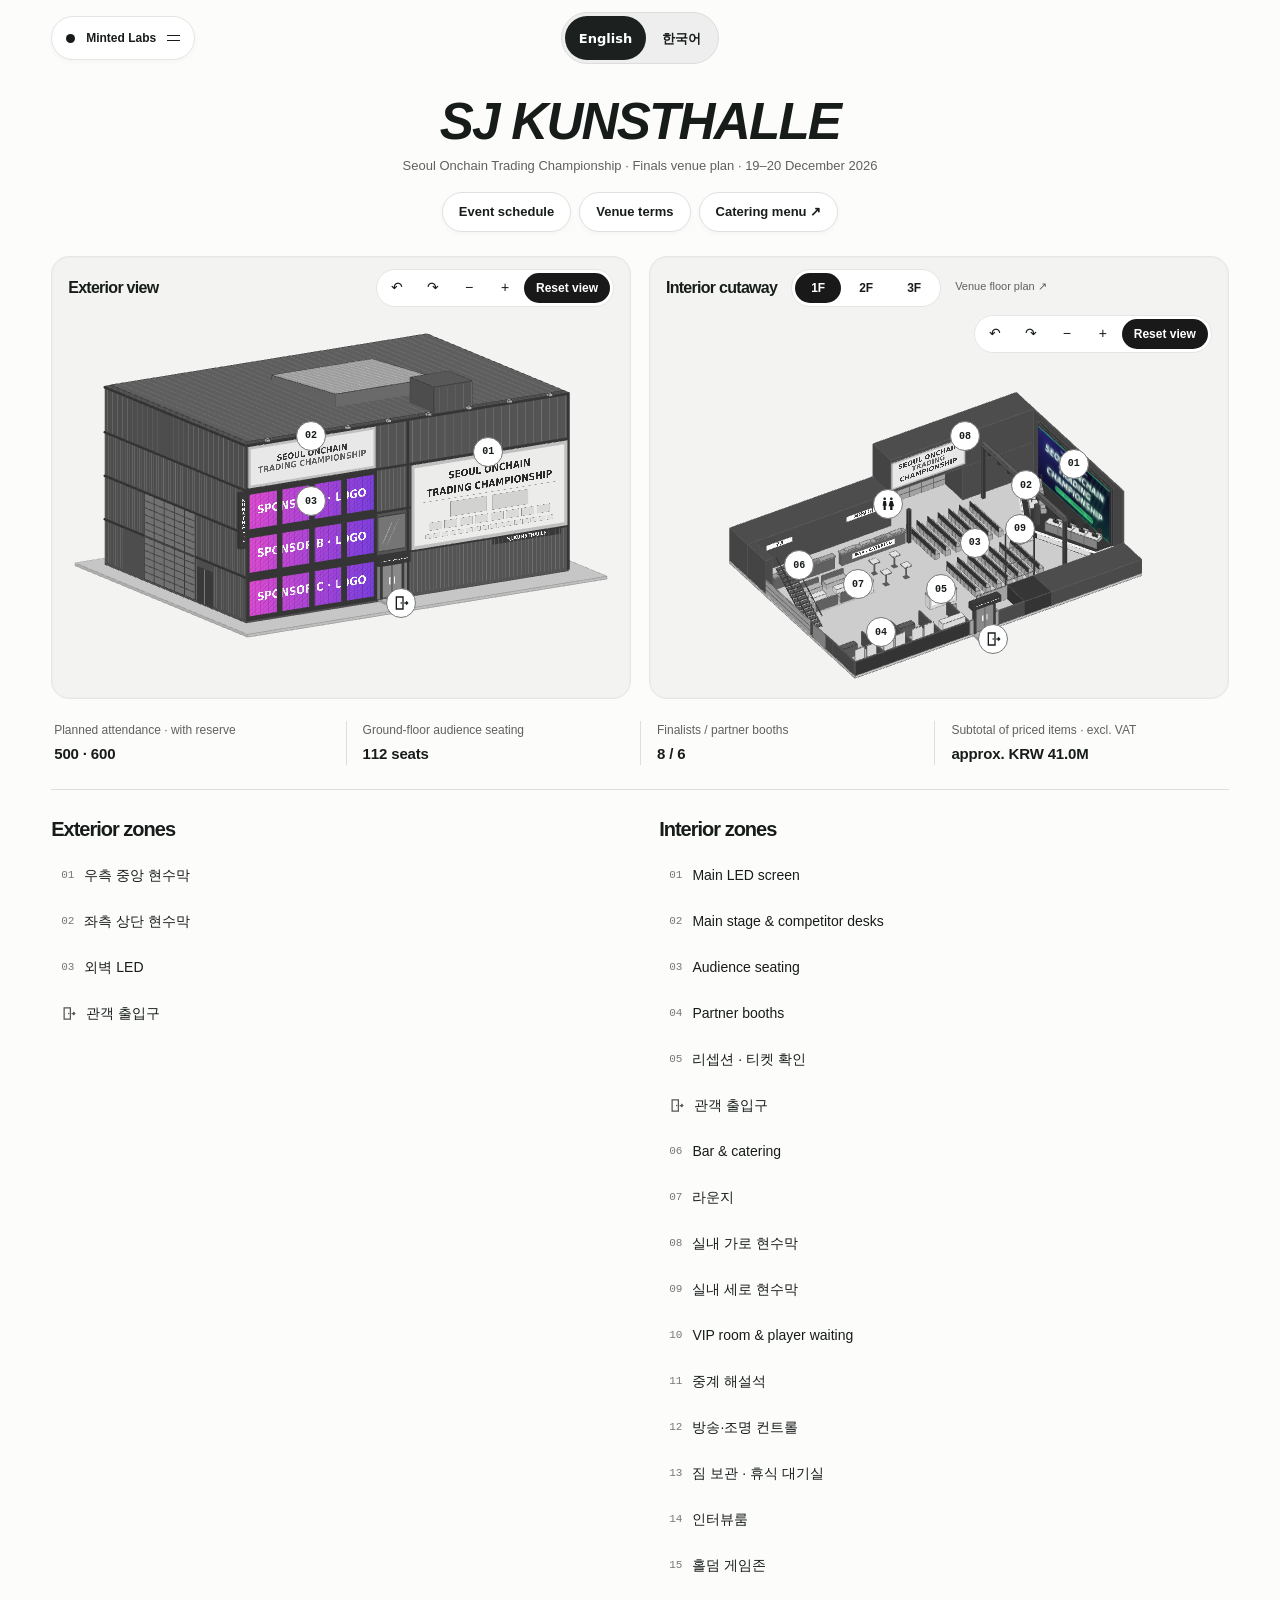
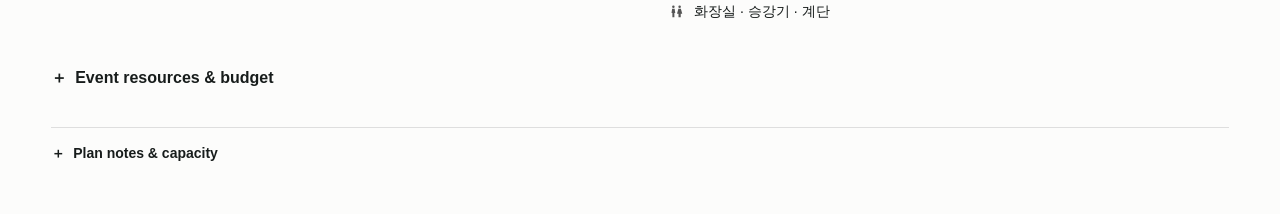
<file: en.html>
<!doctype html>
<html lang="en">
<head>
<meta charset="utf-8"><meta name="viewport" content="width=device-width, initial-scale=1">
<title>SJ Kunsthalle · Seoul Onchain Trading Championship · Finals venue plan</title><meta name="description" content="Seoul Onchain Trading Championship · Finals venue plan">
<link rel="alternate" hreflang="en" href="index.html"><link rel="alternate" hreflang="ko" href="ko.html">
<link rel="stylesheet" href="style.css">
<script src="model.js" defer></script><script src="plan.js" defer></script>
</head><body>
<header><details id="menu"><summary class="menupill" aria-label="Minted Labs · Contents">Minted Labs<span class="hamb" aria-hidden="true"></span></summary>
<nav aria-label="Contents"><a href="#plans">3D venue plans</a><a href="#budget">Event resources</a><a href="#areas">Venue zones</a><a href="#basis">Plan notes</a><a href="#schedule" data-open="schedule">Event schedule</a><a href="#terms" data-open="terms">Venue terms</a></nav></details><div class="language" role="group" aria-label="Language"><a href="index.html" lang="en" hreflang="en" aria-current="page">English</a><a href="ko.html" lang="ko" hreflang="ko">한국어</a></div></header>
<main><div class="heading"><h1>SJ Kunsthalle</h1><p>Seoul Onchain Trading Championship · Finals venue plan · 19–20 December 2026</p><div class="tabs"><button type="button" class="tabpill" data-open="schedule">Event schedule</button><button type="button" class="tabpill" data-open="terms">Venue terms</button><a class="tabpill" href="catering-menu.pdf" target="_blank" rel="noopener">Catering menu ↗</a></div></div>
<section id="plans" class="paired" aria-label="Interactive exterior and interior views"></section>
<div class="metrics"><div class="metric"><small>Planned attendance · with reserve</small><span>500 · 600</span></div><div class="metric"><small>Ground-floor audience seating</small><span>112 seats</span></div><div class="metric"><small>Finalists / partner booths</small><span>8 / 6</span></div><div class="metric"><small>Subtotal of priced items · excl. VAT</small><span>approx. KRW 41.0M</span></div></div>
<section id="areas" class="indexes" aria-label="Venue zones"></section>
<section class="ledger"><details id="budget"><summary>Event resources & budget</summary>
<p>The plan fits setup, the trading contest on the 19th, small events and networking on the 20th, and teardown into a 48-hour venue hire on 19–20 December. Quantities are based on 500 guests, or 600 with a reserve. All amounts exclude VAT. Venue hire and LED is the amount received, and catering uses a per-person price that is not yet confirmed. Amounts marked “approx.” are estimates from typical unit prices, and items that need a quote show a dash. The host team coordinates recruitment and on-site operations. The platform provides simulated trading accounts and live standings.</p>
<table><thead><tr><th scope="col">Item</th><th scope="col">Quantity</th><th scope="col">Unit cost</th><th scope="col">Amount (excl. VAT)</th></tr></thead><tbody><tr><th scope="row">Master of ceremonies</th><td>1 host</td><td>-</td><td>-</td></tr><tr><th scope="row">Guest services</th><td>3 hosts × 2 days</td><td>KRW 130,000</td><td>approx. KRW 780,000</td></tr><tr><th scope="row">Screen & stream operator</th><td>1 lead</td><td>-</td><td>-</td></tr><tr><th scope="row">Partner banners</th><td>12 banners</td><td>KRW 40,000</td><td>approx. KRW 480,000</td></tr><tr><th scope="row">Exterior fabric banner<small>7.0 × 4.6 m · print and high-level installation</small></th><td>1 banner</td><td>-</td><td>approx. KRW 1,000,000</td></tr><tr><th scope="row">Venue hire & main LED screen<small>19–20 December · setup and teardown inside the hire</small></th><td>48 hours</td><td>-</td><td>KRW 30,000,000</td></tr><tr><th scope="row">Catering<small>Deho Catering · unconfirmed · <a href="catering-menu.pdf" target="_blank" rel="noopener">Menu PDF ↗</a></small></th><td>250 guests</td><td>KRW 25,000</td><td>KRW 6,250,000</td></tr><tr><th scope="row">Catering delivery & setup</th><td>1 setup</td><td>-</td><td>-</td></tr><tr><th scope="row">Competitor PCs & monitors</th><td>8 + 2 spares</td><td>KRW 100,000</td><td>approx. KRW 1,000,000</td></tr><tr><th scope="row">Wired network, backup & power</th><td>1 system</td><td>-</td><td>-</td></tr><tr><th scope="row">Broadcast equipment & technical support</th><td>1 stream</td><td>-</td><td>-</td></tr><tr><th scope="row">Stage, sound & lighting<small>house sound, 4 wireless mics and a 6 × 2 m stage are free · LED lighting is a paid option</small></th><td>1 setup</td><td>-</td><td>-</td></tr><tr><th scope="row">Audience chairs<small>about 100 house chairs are free · 12 more rented</small></th><td>112 seats</td><td>KRW 4,000</td><td>approx. KRW 48,000</td></tr><tr><th scope="row">Booth furniture & power</th><td>6 booths</td><td>KRW 50,000</td><td>approx. KRW 300,000</td></tr><tr><th scope="row">Event safety staff</th><td>3 staff</td><td>KRW 180,000</td><td>approx. KRW 540,000</td></tr><tr><th scope="row">Load-in, teardown & cleaning<small>includes restoring the venue · waste bags bought separately</small></th><td>1 event</td><td>-</td><td>-</td></tr><tr><th scope="row">Entry wristbands<small>500 guests + 100 spare</small></th><td>600 bands</td><td>KRW 150</td><td>approx. KRW 90,000</td></tr><tr><th scope="row">Prize-draw tickets & draw box<small>500 guests + 100 spare</small></th><td>600 tickets</td><td>-</td><td>approx. KRW 50,000</td></tr><tr><th scope="row">Badges & lanyards<small>staff, players and VIPs</small></th><td>100 badges</td><td>KRW 1,500</td><td>approx. KRW 150,000</td></tr><tr><th scope="row">Bottled water</th><td>600 bottles</td><td>KRW 500</td><td>approx. KRW 300,000</td></tr><tr><th scope="row">Signage & supplies</th><td>1 set</td><td>-</td><td>-</td></tr><tr><th scope="row">Competition officials & support</th><td>1 team</td><td>-</td><td>-</td></tr></tbody><tfoot><tr><th scope="row" colspan="3">Subtotal of priced items<small>items that need a quote are not included</small></th><td>approx. KRW 40,988,000</td></tr><tr><th scope="row" colspan="3">Contingency</th><td>-</td></tr><tr><th scope="row" colspan="3">Total budget</th><td>-</td></tr></tfoot></table></details></section>
<details id="basis" class="notes"><summary>Plan notes & capacity</summary><p>The building’s size and floor layout follow the venue’s official drawings. It is 24.38 m wide and 17.07 m deep, with floor heights of 2.89 m on floors 1–3 and 3.04 m on the 4th. The 10 × 5 m LED screen on the east wall and the bar counters are existing fixtures. Each interior drawing cuts its floor 1.2 m above the slab.</p><p>The venue guide describes the ground floor as holding about 500 people, and the Seoul Convention Bureau lists ground-floor capacities of 400 in theatre seating, 300 in classroom seating and 200 for banquets. The planned 500 guests (600 with a reserve) combine the 112 chairs, standing room and the 2nd-floor viewing areas, and the number allowed in at one time requires venue approval. The 112 audience chairs, eight competitor desks, stage, lighting truss, six booths, VIP lounge and commentary desk are a proposed layout and still require venue approval, including final clearances and catering access.</p>
<p><a href="https://www.sjkunsthalle.com/_files/ugd/f9390f_e8d3d3e585f7497288ba45912c586fef.pdf#page=3" target="_blank" rel="noopener">Venue floor plans ↗</a> · <a href="https://kr.miceseoul.com/kor/pgm/smaMng/miceVenueView.do?menuNo=800010&amp;smaSn=335&amp;fcltySn=314&amp;langCodeId=ko" target="_blank" rel="noopener">Venue capacity reference ↗</a></p></details>
<dialog id="schedule" class="layer" aria-labelledby="schedule-title"><div class="layerhead"><div><h2 id="schedule-title">Event schedule</h2><p>19–20 December 2026 · KST · proposed</p></div><button type="button" class="layerclose" data-close aria-label="Close">×</button></div><div class="layerbody"><div class="days"><section><h3>Sat 19 December<span>Trading contest</span></h3><table class="timeline"><tbody><tr class="prep"><th scope="row">07:00–13:00</th><td>Load-in and setup (stage, player desks, lighting, broadcast, booths)</td></tr><tr class="prep"><th scope="row">13:00–15:00</th><td>Technical checks and rehearsal (player PCs, network, broadcast feed)</td></tr><tr class="prep"><th scope="row">15:00–16:00</th><td>Catering, booth and check-in preparation</td></tr><tr><th scope="row">16:00–17:00</th><td>Doors · reserved trial A · player prep</td></tr><tr><th scope="row">16:20–16:40</th><td>Partner stage (in parallel with doors)</td></tr><tr><th scope="row">17:00–17:15</th><td>Opening · player introductions · rules</td></tr><tr><th scope="row">17:15–17:45</th><td>8-player main event · 30 min</td></tr><tr><th scope="row">17:45–17:55</th><td>Main-event results · record verification</td></tr><tr><th scope="row">17:55–18:05</th><td>AI analysis · decisions review · final preparation</td></tr><tr><th scope="row">18:05–18:35</th><td>4-player final · 30 min</td></tr><tr><th scope="row">18:35–18:45</th><td>Final results · error and cost verification</td></tr><tr><th scope="row">18:45–19:00</th><td>Awards · contest recap</td></tr><tr><th scope="row">19:00–20:00</th><td>Reserved trial B · filming · agreed partner conversations</td></tr><tr class="prep"><th scope="row">20:00–22:00</th><td>Guests leave · player equipment out · room reset for day two</td></tr></tbody></table></section><section><h3>Sun 20 December<span>Small events · networking</span></h3><table class="timeline"><tbody><tr class="prep"><th scope="row">10:00–13:00</th><td>Venue check and programme preparation</td></tr><tr><th scope="row">13:00–18:00</th><td>Small events and networking (programme in planning)</td></tr><tr class="prep"><th scope="row">18:00–23:00</th><td>Teardown, load-out and cleaning</td></tr><tr class="prep"><th scope="row">24:00</th><td>End of venue hire</td></tr></tbody></table><p class="legend"><i></i>Setup, changeover and teardown</p></section></div><p class="layernote">The venue hire is 48 hours, assumed to run from 00:00 on 19 December to 00:00 on 21 December. The 16:00–20:00 running order on the 19th follows the event proposal. Setup and teardown times and the hours on the 20th are a proposed allocation. Trials A and B run with separate staff from the stage, and the final layout and active-use time require venue approval.</p></div></dialog>
<dialog id="terms" class="layer" aria-labelledby="terms-title"><div class="layerhead"><div><h2 id="terms-title">Venue terms</h2><p>From the SJ Kunsthalle venue team · received 20 November 2026</p></div><button type="button" class="layerclose" data-close aria-label="Close">×</button></div><div class="layerbody"><div class="terms"><section><h3>Hire period</h3><ul><li>Every hire contract, half-day hire included, counts venue setup and teardown inside the hired hours.</li></ul></section><section><h3>Included free of charge</h3><ul><li>LED glass: two monochrome faces inside (simple text) and one colour face outside (video and images). The venue emails the content guide after the contract.</li><li>House sound (Bose L1 Pro 32) and four wireless microphones</li><li>Café tables and chairs for about 100 seats</li><li>House stage, 6 m wide × 2 m deep, installed on request</li></ul></section><section><h3>Paid options</h3><ul><li>LED screen (10 m wide × 5 m high)</li><li>Stage LED lighting (moving and colour)</li></ul></section><section><h3>Parking</h3><ul><li>Three free parking spaces come with the hire. Ask the venue about extra parking and details.</li></ul></section><section><h3>Installation and restoration</h3><ul><li>No fixing into the building with screws. Any damage must be restored.</li><li>After the event the venue must be returned to its original condition, including removing installations and cleaning.</li></ul></section><section><h3>Waste and cleaning</h3><ul><li>Buy standard pay-as-you-throw bags separately and leave them at the designated spot.</li><li>Recycling goes through the contractor designated by Gangnam-gu, using its bags bought separately.</li><li>Cleaning is done by a contractor of your choice or by the host team, then checked by the venue.</li></ul></section></div><div class="terms applied"><section><h3>What this means for the plan</h3><ul><li>The stage in the drawings is 3.55 × 10.70 m, larger than the 6 × 2 m house stage, so the rest must be rented.</li><li>About 100 of the 112 audience chairs can be the house chairs, leaving 12 to rent.</li><li>The banner and lighting truss must go up without screws. The truss is ground-supported, and the banner fixing method needs agreeing with the venue.</li><li>Setup and teardown sit inside the 48-hour hire: the grey rows in the event schedule.</li></ul></section></div></div></dialog>
</main></body></html>
</file>
<file: style.css>
:root{--ink:#161616;--muted:#606060;--rule:#dedede;--ground:#fafafa;color-scheme:light;font-family:Inter,-apple-system,BlinkMacSystemFont,"Apple SD Gothic Neo","Malgun Gothic",sans-serif}
*{box-sizing:border-box}body{background:var(--ground);color:var(--ink);margin:0;font-size:14px;line-height:1.5;word-break:keep-all}a{color:inherit;text-underline-offset:3px}button,summary{font:inherit;color:inherit;cursor:pointer}button{border:0;background:none}a:focus-visible,button:focus-visible,summary:focus-visible{outline:2px solid #444;outline-offset:3px}header{position:relative;display:flex;justify-content:center;padding:18px 5vw 0;z-index:4}header details{position:relative}summary{list-style:none}summary::-webkit-details-marker{display:none}
.menupill,.tools button,.pin,.area{transition:background-color .18s,color .18s,box-shadow .18s,transform .18s}.menupill{border:1px solid #e5e5e5;background:#fff;display:flex;align-items:center;gap:11px;padding:7px 14px;border-radius:999px;box-shadow:0 2px 5px #00000008;font-size:12px;font-weight:600}.menupill:before{content:'';width:9px;height:9px;border-radius:100%;background:currentColor}.hamb{height:6px;width:13px;border-block:1px solid currentColor}.menupill:hover,details[open]>.menupill{background:#161616;color:#fff}header nav{position:absolute;top:calc(100% + 6px);left:50%;transform:translateX(-50%);min-width:165px;padding:5px;background:white;border:1px solid var(--rule);border-radius:13px;box-shadow:0 8px 24px #00000010}header nav a{display:block;padding:8px 13px;border-radius:8px;text-decoration:none}header nav a:hover{background:#f1f1f1}
main{max-width:1560px;margin:auto;padding:0 clamp(14px,4vw,70px) 50px}.heading{text-align:center;padding:20px 0 24px}.heading h1{font-size:clamp(30px,3.2vw,52px);font-weight:650;letter-spacing:-.075em;line-height:1.1;margin:0}.heading p{color:var(--muted);margin:8px 0 0;font-size:13px}.paired,.indexes{display:grid;grid-template-columns:repeat(2,minmax(0,1fr));gap:clamp(10px,1.4vw,22px)}.plate{min-width:0;background:#f3f3f3;border-radius:18px;overflow:hidden;box-shadow:inset 0 0 0 1px #00000005}.strip,.controls{display:flex;align-items:center;justify-content:space-between;gap:8px;padding:12px 16px}.strip h2{font-size:16px;letter-spacing:-.045em;margin:0;font-weight:650}.strip small,.controls small{color:var(--muted);font-size:11px}.strip a{text-decoration:none}.strip a:hover{text-decoration:underline}.scene{position:relative;min-width:0;height:clamp(245px,26vw,410px);overflow:hidden}.scene canvas{display:block;width:100%;height:100%;touch-action:none;cursor:grab}.scene canvas:active{cursor:grabbing}.pins{position:absolute;inset:0;pointer-events:none}.pin{position:absolute;transform:translate(-50%,-50%);width:24px;height:24px;padding:0;border-radius:50%;background:#fff;border:1px solid #777;pointer-events:auto;font:650 10px ui-monospace,monospace}.pin.sel{color:white;background:#151515;border-color:white;box-shadow:0 0 0 2px #00000028}.cost-tip{position:absolute;z-index:2;pointer-events:none;text-align:center;white-space:nowrap;background:#fff;border:1px solid #ddd;box-shadow:0 3px 12px #00000010;border-radius:9px;padding:4px 10px;font-size:11px}.cost-tip span,.cost-tip strong{display:block}.cost-tip strong{font-size:13px}.tools{display:flex;gap:3px;border-radius:999px;padding:3px;background:#fff;border:1px solid #e5e5e5}.tools button{border-radius:999px;min-width:28px;height:27px;padding:0 6px;font-size:13px}.tools button:last-child{background:#191919;color:white;padding:0 11px;font-size:11px}.tools button:hover,.tools button:focus-visible{background:#383838;color:white}.tools button:active{transform:scale(.98)}
.metrics{display:grid;grid-template-columns:repeat(4,1fr);padding:22px 0 24px;border-bottom:1px solid var(--rule)}.metric{padding:0 16px;border-left:1px solid var(--rule)}.metric:first-child{border:0;padding-left:3px}.metric small,.metric span{display:block}.metric small{font-size:12px;color:var(--muted)}.metric span{margin-top:2px;font-size:clamp(18px,1.65vw,27px);font-weight:560;letter-spacing:-.055em;font-variant-numeric:tabular-nums}.indexes{padding-top:24px;gap:clamp(18px,3vw,48px)}.side{min-width:0}.sidehead h2{font-size:20px;margin:0 0 8px;letter-spacing:-.05em;font-weight:620}.area{display:flex;align-items:center;justify-content:space-between;width:100%;gap:10px;padding:9px 10px;border-radius:8px;text-align:left}.area span{display:flex;align-items:center;gap:10px}.area .num{font:11px ui-monospace,monospace;color:#777}.area small{color:#595959;font-size:11px}.area:hover{background:#f1f1f1}.area.sel{background:#eaeaea;font-weight:600}.detail{border-top:1px solid var(--rule);margin-top:12px;padding:15px 2px}.detail h3{font-size:17px;margin:0 0 4px;letter-spacing:-.04em}.data{display:flex;gap:10px;flex-wrap:wrap;font-size:12px}.data b{font-weight:550}.detail p,.notes p{color:#575757;max-width:85ch;font-size:13px}.notes{margin-top:15px;padding-top:15px;border-top:1px solid var(--rule)}.notes summary{font-weight:600}.notes summary:before{content:'＋';margin-right:8px}.notes[open] summary:before{content:'−'}
@media(max-width:740px) and (orientation:portrait){header{padding-top:10px}.heading{padding:12px 0}.heading p{margin:4px 0 0;font-size:11px}.paired,.indexes{grid-template-columns:1fr;gap:8px}.plate{border-radius:13px}.scene{height:clamp(110px,calc((100svh - 300px)/2),250px)}.strip,.controls{padding:4px 10px}.strip h2{font-size:14px}.tools button{height:23px;min-width:24px}.metrics{grid-template-columns:repeat(2,1fr);gap:12px 0;padding:16px 0}.metric:nth-child(3){border:0;padding-left:3px}.indexes{padding-top:16px}}
@media(max-height:550px) and (orientation:landscape){header{padding-top:5px}.heading{padding:6px 0}.heading h1{font-size:24px}.scene{height:clamp(100px,calc(100svh - 211px),300px)}.strip,.controls{padding:4px 8px}.controls small{display:none}.controls{justify-content:flex-end}}
@media(prefers-reduced-motion:reduce){*{transition:none!important}}@media print{header,.controls{display:none}.paired,.indexes{grid-template-columns:1fr 1fr}.scene{height:210px}*{-webkit-print-color-adjust:exact;print-color-adjust:exact}}
.ledger{padding:20px 0 10px}.ledger h2{font-size:20px;letter-spacing:-.04em;margin:0 0 10px}.ledger table{width:100%;border-collapse:collapse;font-variant-numeric:tabular-nums}.ledger th,.ledger td{text-align:left;padding:8px 6px;border-bottom:1px solid var(--rule)}.ledger thead th{color:var(--muted);font-size:12px}.ledger td:last-child,.ledger thead th:last-child{text-align:right;white-space:nowrap}.ledger tbody small{display:block;color:var(--muted);font-weight:400}.ledger tfoot td{font-weight:650}.ledger tfoot tr:last-child{background:#eee}@media(max-width:600px){.ledger table{font-size:12px}.ledger th,.ledger td{padding:7px 4px}}
:root { --ground:#fcfcfb; --text:#171c1b; }
body { color:var(--text); overflow-wrap:break-word; }
html:lang(en) body {word-break:normal;}
header {max-width:1560px; margin:auto; justify-content:space-between; align-items:center; padding:12px clamp(14px,4vw,70px);}
.menupill,.language a {min-height:44px;}
header nav {left:0;transform:none;}
.language {display:flex;align-items:center;padding:3px;background:#eee;border:1px solid #ddd;border-radius:28px;gap:2px;}
.language a {font:600 13px/1 system-ui,sans-serif;text-decoration:none;display:grid;place-items:center;border-radius:24px;padding:0 14px;min-width:46px;}
.language a[aria-current=page] {background:#1c211f;color:#fff;}
.heading h1 {letter-spacing:-.05em;}
.plate {border:1px solid #e5e7e5;background:#f3f4f2;}
.strip {align-items:center;min-height:62px;}
.strip a {display:inline-block;min-height:26px;padding:3px 0;}
.stripside {display:flex;align-items:center;justify-content:flex-end;flex-wrap:wrap;gap:6px 14px;}
.floors {display:flex;gap:2px;padding:3px;border-radius:999px;background:#fff;border:1px solid #e5e5e5;}
.floors button {min-width:46px;height:30px;padding:0 12px;border-radius:999px;font-size:12px;font-weight:600;transition:background-color .18s,color .18s;}
.floors button:hover {background:#eee;}
.floors button[aria-pressed=true] {background:#191919;color:#fff;}
.scene canvas {touch-action:pan-y pinch-zoom;}
.tools button {min-width:44px;height:44px;font-size:17px;}
.area {min-height:46px;}
.pin {width:30px;height:30px;}
.controls small {font-size:12px;}
.cost-tip {max-width:75%;white-space:normal;}
.ledger {scroll-margin-top:14px;}
.ledger details summary {font-size:16px;font-weight:650;padding:12px 0;}
.ledger details summary::before {content:'＋';margin-right:8px;}
.ledger details[open] summary::before {content:'−';}
.ledger td:nth-child(n+3),.ledger th:nth-child(n+3){text-align:right;}
.ledger td,.ledger th {overflow-wrap:anywhere;}
.ledger td:nth-child(2){white-space:normal;}
:focus-visible{outline-offset:2px;}
@media(max-width:800px){
 main {padding-inline:14px;}
 header {padding:8px 14px;}
 .heading {text-align:left;padding:16px 0 20px;}
 .heading h1 {font-size:clamp(32px,8vw,45px);}
 .heading p{font-size:14px;margin-top:5px;}
 .paired,.indexes {grid-template-columns:minmax(0,1fr);gap:16px;}
 .scene {height:clamp(245px,65vw,350px);}
 .strip,.controls {padding:10px;gap:6px;flex-wrap:wrap;}
 .strip h2 {font-size:17px;}
 .controls {justify-content:space-between;}
 .controls small {display:block;color:#505753;flex-basis:100%;}
 .tools button {height:44px;min-width:44px;}
 .floors button {height:44px;min-width:52px;font-size:13px;}
 .metrics {grid-template-columns:repeat(2,minmax(0,1fr));gap:14px 0;}
 .metric:nth-child(3){border-left:0;padding-left:3px;}
 .metric small {font-size:13px;}
 .indexes {padding-top:15px;}
 .ledger table{font-size:13px;}
 .ledger th,.ledger td {padding:8px 5px;}
 .ledger th[scope=row] {width:48%;}
 .detail {padding-inline:6px;}
 .detail p,.notes p{font-size:14px;}
}
@media print {header,.controls,.language,.floors{display:none;}}
.controls {justify-content:flex-end;}
.tabs {display:flex;justify-content:center;flex-wrap:wrap;gap:8px;margin-top:16px;}
.tabpill {display:inline-flex;align-items:center;min-height:40px;padding:0 16px;border-radius:999px;border:1px solid #e0e0e0;background:#fff;font-size:13px;font-weight:600;text-decoration:none;box-shadow:0 2px 5px #00000008;transition:background-color .18s,color .18s;}
.tabpill:hover {background:#161616;color:#fff;}
.detail .tabpill {margin-top:4px;}
.ledger tbody small,.ledger tfoot small {display:block;color:var(--muted);font-weight:400;font-size:12px;}
.layer {width:min(880px,calc(100vw - 28px));max-height:calc(100dvh - 28px);padding:0;border:0;border-radius:18px;background:#fff;color:var(--text);box-shadow:0 24px 70px #00000038;overflow:hidden;}
.layer[open] {display:flex;flex-direction:column;}
.layer::backdrop {background:#11111166;}
.layerhead {display:flex;align-items:center;gap:14px;padding:16px 16px 14px 22px;border-bottom:1px solid var(--rule);}
.layerhead>div {flex:1;min-width:0;}
.layerhead h2 {margin:0;font-size:20px;letter-spacing:-.04em;font-weight:650;}
.layerhead p {margin:2px 0 0;color:var(--muted);font-size:12px;}
.layerclose {flex:none;width:44px;height:44px;border-radius:50%;background:#f1f1f1;font-size:22px;line-height:1;}
.layerclose:hover {background:#161616;color:#fff;}
.layerbody {padding:18px 22px 22px;overflow:auto;}
.days {display:grid;grid-template-columns:repeat(2,minmax(0,1fr));gap:26px;}
.days h3 {margin:0 0 8px;font-size:15px;letter-spacing:-.03em;}
.days h3 span {display:block;color:var(--muted);font-size:12px;font-weight:500;letter-spacing:0;}
.timeline {width:100%;border-collapse:collapse;font-size:13px;font-variant-numeric:tabular-nums;}
.timeline th,.timeline td {text-align:left;vertical-align:top;padding:7px 6px;border-top:1px solid var(--rule);}
.timeline th {width:7.2em;font-weight:600;white-space:nowrap;}
.timeline .prep th,.timeline .prep td {background:#f5f5f4;color:#5c5c5c;font-weight:400;}
.legend {display:flex;align-items:center;gap:8px;margin:12px 0 0;color:var(--muted);font-size:12px;}
.legend i {width:14px;height:14px;border-radius:3px;background:#f0f0ee;border:1px solid var(--rule);}
.layernote {margin:18px 0 0;color:#575757;font-size:12.5px;max-width:95ch;}
@media(max-width:800px){
 .tabs {justify-content:flex-start;margin-top:12px;}
 .tabpill {min-height:44px;}
 .days,.terms {grid-template-columns:minmax(0,1fr);gap:20px;}
 .layerhead {padding:12px 12px 12px 16px;}
 .layerbody {padding:14px 16px 18px;}
}
@media print {.tabs{display:none;}}
.terms {display:grid;grid-template-columns:repeat(2,minmax(0,1fr));gap:20px 30px;}
.terms h3 {margin:0 0 6px;font-size:14px;letter-spacing:-.03em;}
.terms ul {margin:0;padding-left:1.1em;color:#4c4c4c;font-size:13px;}
.terms li {margin:3px 0;}
.terms.applied {grid-template-columns:minmax(0,1fr);margin-top:20px;padding:14px 16px;border-radius:12px;background:#f5f5f4;}
header {display:grid;grid-template-columns:1fr auto 1fr;gap:10px;}
header details {justify-self:start;}
.updated {margin:0;text-align:center;white-space:nowrap;color:var(--muted);font-size:12px;font-weight:300;letter-spacing:.01em;}
.menupill {white-space:nowrap;}
@media(max-width:800px){
 header {grid-template-columns:minmax(0,1fr);gap:6px;}
 header>span {display:none;}
 .updated {order:-1;}
}
.cost-tip small {display:block;color:var(--muted);font-size:10.5px;font-variant-numeric:tabular-nums;}
.data .spec {font-variant-numeric:tabular-nums;}
.data .spec::after {content:' ·';color:var(--muted);font-weight:400;}
.specs th {width:8.6em;white-space:normal;}
.specs td {font-variant-numeric:tabular-nums;}
.specs small {display:block;color:var(--muted);font-size:12px;}
.terms a,.layernote a {white-space:nowrap;}
.scene .ghost {position:absolute;inset:0;width:100%;height:100%;pointer-events:none;}
.venue {justify-self:end;display:grid;justify-items:end;gap:1px;max-width:340px;text-align:right;font-style:normal;font-size:11.5px;line-height:1.45;color:var(--muted);}
.venue small {font-size:10.5px;letter-spacing:.02em;}
.venue strong {color:var(--text);font-size:14px;font-weight:650;letter-spacing:-.03em;}
.venue a {color:var(--text);font-weight:600;text-decoration:none;white-space:nowrap;}
.venue a:hover {text-decoration:underline;}
.hosts {display:flex;align-items:center;justify-content:center;gap:7px;margin:0 0 10px!important;color:var(--text)!important;font-size:13px!important;font-weight:650;letter-spacing:-.01em;}
.hosts span {color:var(--muted);font-weight:500;font-size:11.5px;padding:2px 8px;border:1px solid var(--rule);border-radius:999px;background:#fff;}
.hosts i {font-style:normal;color:var(--muted);font-weight:400;}
.noggles {width:26px;height:10px;shape-rendering:crispEdges;}
.heading h1 {text-transform:uppercase;font-style:italic;font-weight:800;letter-spacing:-.035em;line-height:1.02;font-size:clamp(30px,4vw,60px);}
.heading h1 span {display:block;}
.roster {width:100%;border-collapse:collapse;font-size:13px;font-variant-numeric:tabular-nums;}
.roster th,.roster td {text-align:left;vertical-align:top;padding:8px 6px;border-top:1px solid var(--rule);}
.roster thead th {border-top:0;color:var(--muted);font-size:12px;font-weight:500;}
.roster tbody th {font-weight:600;}
.roster small {display:block;color:var(--muted);font-weight:400;font-size:12px;}
.roster .seat {width:3em;font:12px ui-monospace,monospace;color:#777;}
.roster .tbd {color:var(--muted);}
@media(max-width:800px){
 header>.venue {justify-self:start;justify-items:start;text-align:left;max-width:none;padding-top:4px;}
 .hosts {justify-content:flex-start;}
 .heading h1 {font-size:clamp(28px,8.4vw,44px);}
}
@media(max-width:800px){.terms {grid-template-columns:minmax(0,1fr);}}
.cost-tip .tip-action {pointer-events:auto;margin-top:5px;}
.cost-tip .tip-action .tabpill {min-height:30px;padding:0 11px;font-size:11.5px;box-shadow:none;}
.bnr {position:relative;aspect-ratio:11820/5680;background:#f2f2f0;border:1px solid #cfcfcf;border-radius:6px;container-type:inline-size;overflow:hidden;color:#1b1b1b;}
.bnr-head {position:absolute;left:2.5%;right:2.5%;top:5.3%;height:35.2%;display:flex;flex-direction:column;align-items:center;justify-content:center;gap:1.2cqw;text-align:center;}
.bnr-head b {font-size:5.6cqw;line-height:1;font-weight:850;font-style:italic;letter-spacing:-.03em;}
.bnr-head small {font-size:1.45cqw;color:#555;font-weight:600;letter-spacing:.04em;}
.bnr-tier {position:absolute;left:2.5%;right:2.5%;display:flex;flex-direction:column;align-items:center;gap:.6cqw;}
.bnr-tier span {font-size:1.05cqw;letter-spacing:.14em;color:#777;font-weight:700;}
.bnr-tier div {display:flex;justify-content:center;gap:1.3cqw;width:100%;}
.bnr-tier i {display:block;background:#dcdcda;border:1px dashed #9b9b9b;border-radius:.4cqw;}
.bnr-tier.t1 {top:44.5%;} .bnr-tier.t1 i {width:23.7%;aspect-ratio:2800/1100;}
.bnr-tier.t2 {top:69.5%;} .bnr-tier.t2 i {width:8.4%;aspect-ratio:990/600;}
.bnr-tier.t3 {top:87%;} .bnr-tier.t3 i {width:4.4%;aspect-ratio:520/300;}
.bnr::before {content:'';position:absolute;left:5%;right:5%;top:42.5%;height:1px;background:#a5a5a5;}
.bnr-spec {margin-top:16px;}
.striphead {display:flex;align-items:center;flex-wrap:wrap;gap:6px 14px;min-width:0;}
.striphead .stripside {justify-content:flex-start;}
.strip {flex-wrap:wrap;row-gap:8px;}
.strip .tools {margin-left:auto;}
@media(max-width:800px){.strip .tools button{height:38px;min-width:38px;font-size:15px;}.strip .tools button:last-child{font-size:11px;}}
.drafts {display:grid;grid-template-columns:repeat(2,minmax(0,1fr));gap:22px;}
.drafts h3 {margin:0 0 8px;font-size:14px;letter-spacing:-.02em;}
.drafts .plan {background:#fff;border:1px solid var(--rule);border-radius:12px;padding:6px;}
.drafts .plan svg {display:block;width:100%;height:auto;}
.draftnote {margin:10px 0 0;padding-left:1.1em;color:#4c4c4c;font-size:13px;}
.draftnote li {margin:3px 0;}
.ledtypes {display:grid;grid-template-columns:repeat(3,minmax(0,1fr));gap:16px;}
.ledtypes figure {margin:0;}
.ledtypes figcaption {font-size:13px;font-weight:600;margin-bottom:6px;}
.ledtypes p {margin:8px 0 0;font-size:12.5px;color:#575757;}
.ledgrid {display:grid;gap:5px;padding:7px;background:#2c2c2c;border-radius:8px;aspect-ratio:9760/8670;}
.ledrow {display:grid;grid-template-columns:repeat(4,1fr);gap:5px;}
.ledrow i {display:grid;place-items:center;background:#4a4a4a;border-radius:2px;font:700 9px system-ui;color:#2c2c2c;letter-spacing:.06em;font-style:normal;}
.ledrow i.logo {background:#4a4a4a;color:#ededed;}
.ledrow i.logo::before {content:'';}
.ledrow.band {grid-template-columns:1fr;background:linear-gradient(90deg,#d84ad8,#9a3fd8);border-radius:2px;place-items:center;}
.ledrow.band span {color:#fff;font:700 11px system-ui;letter-spacing:.02em;text-align:center;padding:0 4px;}
.ledrow i.logo {background:#c64bd0;}
.mock {position:relative;background:#f2f2f0;border:1px solid #cfcfcf;border-radius:6px;container-type:inline-size;overflow:hidden;color:#1b1b1b;display:flex;flex-direction:column;justify-content:center;gap:3cqw;padding:3.5cqw 4cqw;}
.mock b {font-weight:850;font-style:italic;letter-spacing:-.03em;line-height:1;}
.mock small {font-weight:600;color:#555;letter-spacing:.05em;}
.mock span {font-size:1.6cqw;letter-spacing:.14em;color:#777;font-weight:700;text-align:center;}
.mock i {display:block;background:#dcdcda;border:1px dashed #9b9b9b;border-radius:.6cqw;}
.mock.wide {flex-direction:row;align-items:center;justify-content:space-between;}
.mock .m-left {display:flex;flex-direction:column;gap:1.4cqw;} .mock .m-left b {font-size:5.4cqw;} .mock .m-left small {font-size:1.7cqw;}
.mock .m-right {display:flex;flex-direction:column;gap:1cqw;width:34%;} .mock .m-right div {display:flex;gap:1.5cqw;} .mock .m-right i {flex:1;aspect-ratio:1500/1100;}
.mock .m-top {text-align:center;display:flex;flex-direction:column;gap:1cqw;} .mock .m-top b {font-size:6.2cqw;} .mock .m-top small {font-size:2cqw;}
.mock .m-tier div {display:flex;justify-content:center;gap:1.6cqw;}
.mock .t1 i {width:21%;aspect-ratio:1300/520;} .mock .t2 i {width:9.5%;aspect-ratio:600/320;}
.mock.tall {justify-content:space-between;padding:18px 18px;width:260px;max-width:70%;margin:auto;container-type:normal;}
.mock .m-stack {display:flex;flex-direction:column;gap:8px;} .mock .m-stack b {font-size:30px;line-height:.95;} .mock .m-stack small {font-size:12px;}
.mock .m-days p {margin:0 0 8px;font-size:13px;line-height:1.4;color:#333;} .mock .m-days b {display:block;font-style:normal;font-size:16px;}
.mock .t1v span {font-size:10px;display:block;margin-bottom:6px;} .mock .t1v div {display:flex;flex-direction:column;align-items:center;gap:6px;} .mock .t1v i {width:85%;aspect-ratio:1900/700;border-radius:4px;}
@media(max-width:800px){.mock .m-stack b {font-size:clamp(22px,8vw,36px);}}
@media(max-width:800px){.drafts,.ledtypes {grid-template-columns:minmax(0,1fr);}}
/* View tools at the same scale as the floor switch */
.strip .tools {padding:3px;gap:2px;}
.strip .tools button {height:30px;min-width:34px;padding:0 8px;font-size:14px;}
.strip .tools button:last-child {padding:0 12px;font-size:12px;font-weight:600;}
@media(max-width:800px){
 .floors button {height:40px;min-width:50px;}
 .strip .tools button {height:40px;min-width:40px;font-size:15px;}
 .strip .tools button:last-child {font-size:12px;}
}
.pin.icon,.area .num.icon {display:inline-grid;place-items:center;}
.pin.icon svg {width:16px;height:16px;fill:currentColor;}
.area .num.icon svg {width:15px;height:15px;fill:#555;}
.boothmock {display:grid;grid-template-columns:repeat(2,minmax(0,1fr));gap:20px;align-items:start;}
.boothmock figure {margin:0;} .boothmock figcaption {font-size:13px;font-weight:600;margin-bottom:8px;}
.boothmock svg {display:block;width:100%;max-width:330px;height:auto;margin:auto;font-family:inherit;}
.boothfront {position:relative;aspect-ratio:2300/2100;max-width:330px;margin:auto;background:#f6f6f4;border:1px dashed #b7b7b7;border-radius:6px;}
.bf-banners {position:absolute;left:8%;right:8%;top:6%;height:84%;display:flex;justify-content:space-between;}
.bf-banners div {width:36%;background:#dcdcda;border:1px solid #9b9b9b;border-radius:3px;display:flex;flex-direction:column;align-items:center;padding-top:12%;gap:6px;text-align:center;}
.bf-banners b {font-size:13px;font-style:italic;font-weight:850;} .bf-banners small {font-size:10px;color:#666;}
.bf-table {position:absolute;left:14%;right:14%;bottom:4%;height:34%;background:#fff;border:1px solid #555;display:grid;place-items:center;}
.bf-table span {font:800 12px system-ui;letter-spacing:.1em;color:#777;border:1px dashed #9b9b9b;padding:6px 14px;}
@media(max-width:800px){.boothmock {grid-template-columns:minmax(0,1fr);}}
.tbd-sec h3 em {margin-left:8px;padding:1px 8px;border-radius:999px;background:#f1efe8;color:#8a6d1f;font-size:11px;font-style:normal;font-weight:600;vertical-align:1px;}
.tbd-blank {min-height:46px;border:1px dashed #cfcfcf;border-radius:8px;background:#fafafa;margin:6px 0 8px;}
.tbd-need {margin:0 0 2px;font-size:12px;color:var(--muted);font-weight:600;}
.tbd-sec ul {color:#6a6a6a;}
.roster tr.grp th {padding-top:16px;font-size:14px;font-weight:700;border-top:0;}
.roster tr.grp em {margin-left:8px;padding:1px 8px;border-radius:999px;background:#f1efe8;color:#8a6d1f;font-size:11px;font-style:normal;font-weight:600;}
.roster .blank {display:inline-block;width:140px;max-width:60%;height:14px;border-bottom:1px dashed #b5b5b5;vertical-align:middle;}
/* Summary figures at the same type size as the zone lists below */
.metric span {font-size:15px;font-weight:600;letter-spacing:-.01em;margin-top:4px;}
.pin.icon svg path[fill=none] {fill:none;}
.area .num.icon svg path[fill=none] {fill:none;stroke:#555;}
/* A hidden pin stays hidden even when its own rule sets a display (icon pins) */
[hidden]{display:none!important;}
/* Phones: each zone list sits right under its drawing, and the interior toolbar takes two rows */
@media(max-width:800px){
 main{display:flex;flex-direction:column;}
 #plans,#areas{display:contents;}
 .plate[data-view=outside]{order:1;}
 .side[data-view=outside]{order:2;margin:12px 0 22px;}
 .plate[data-view=inside]{order:3;}
 .side[data-view=inside]{order:4;margin:12px 0 4px;}
 .metrics{order:5;}
 .ledger{order:6;}
 #basis{order:7;}
 .striphead,.striphead .stripside{display:contents;}
 .strip{column-gap:8px;}
 .strip h2{order:1;margin-right:auto;}
 .strip .floors{order:2;}
 .plate[data-view=inside] .strip::after{content:'';order:3;flex-basis:100%;}
 .strip .stripside small{order:4;}
 .strip .tools{order:5;}
 .strip .tools button{min-width:34px;padding:0 6px;}
 .strip .tools button:last-child{padding:0 10px;}
 .pin{width:26px;height:26px;font-size:9.5px;}
 .pin.icon svg{width:14px;height:14px;}
 .drafts .plan{overflow-x:auto;-webkit-overflow-scrolling:touch;}
 .drafts .plan svg{min-width:520px;}
 .drafts h3::after{content:'옆으로 밀어 보기 ↔';display:block;margin-top:2px;color:var(--muted);font-size:12px;font-weight:500;}
}
@media(max-width:360px){.floors button{min-width:42px;padding:0 8px;}.strip h2{font-size:16px;}}
/* Phones: budget rows as cards, so numbers never break mid-figure */
@media(max-width:600px){
 .ledger table,.ledger tbody,.ledger tfoot{display:block;}
 .ledger thead{display:none;}
 .ledger tbody tr{display:grid;grid-template-columns:minmax(0,1fr) auto;column-gap:14px;padding:11px 2px;border-bottom:1px solid var(--rule);}
 .ledger tbody th,.ledger tbody td{border:0;padding:0;text-align:left;overflow-wrap:normal;}
 .ledger tbody th{grid-column:1/-1;margin-bottom:3px;width:auto!important;}
 .ledger tbody td:nth-child(2),.ledger tbody td:nth-child(3){grid-column:1;color:var(--muted);font-size:12.5px;text-align:left;}
 .ledger tbody td:nth-child(2)::before{content:'수량 ';}
 .ledger tbody td:nth-child(3)::before{content:'단가 ';}
 .ledger tbody td:nth-child(4){grid-column:2;grid-row:2/4;align-self:center;text-align:right;white-space:nowrap;font-weight:600;}
 .ledger tfoot tr{display:flex;justify-content:space-between;align-items:center;gap:12px;padding:10px 6px;border-bottom:1px solid var(--rule);}
 .ledger tfoot th,.ledger tfoot td{border:0;padding:0;}
 .ledger tfoot td{white-space:nowrap;}
}
/* Phones held sideways: a taller drawing and smaller pins, so numbers do not crowd */
@media(max-height:550px) and (orientation:landscape){
 .scene{height:clamp(170px,calc(100svh - 80px),340px);}
 .pin{width:24px;height:24px;font-size:9px;}
 .pin.icon svg{width:13px;height:13px;}
}
/* Screen design pop-up: the main LED screen's pictures at full size */
.screens {display:grid;grid-template-columns:repeat(2,minmax(0,1fr));gap:16px;}
.screens figure {margin:0;}
.screens figcaption {font-size:13px;font-weight:600;margin-bottom:6px;}
.screens canvas {display:block;width:100%;height:auto;border-radius:8px;}
@media(max-width:800px){.screens {grid-template-columns:minmax(0,1fr);}}
/* Schedule pop-up: the online qualifier block above the two event days */
.pre {margin-bottom:24px;}
.pre h3 {margin:0 0 8px;font-size:15px;letter-spacing:-.03em;}
.pre h3 span {display:block;color:var(--muted);font-size:12px;font-weight:500;letter-spacing:0;}
.roster .seat {width:4.6em;white-space:nowrap;}
</file>
